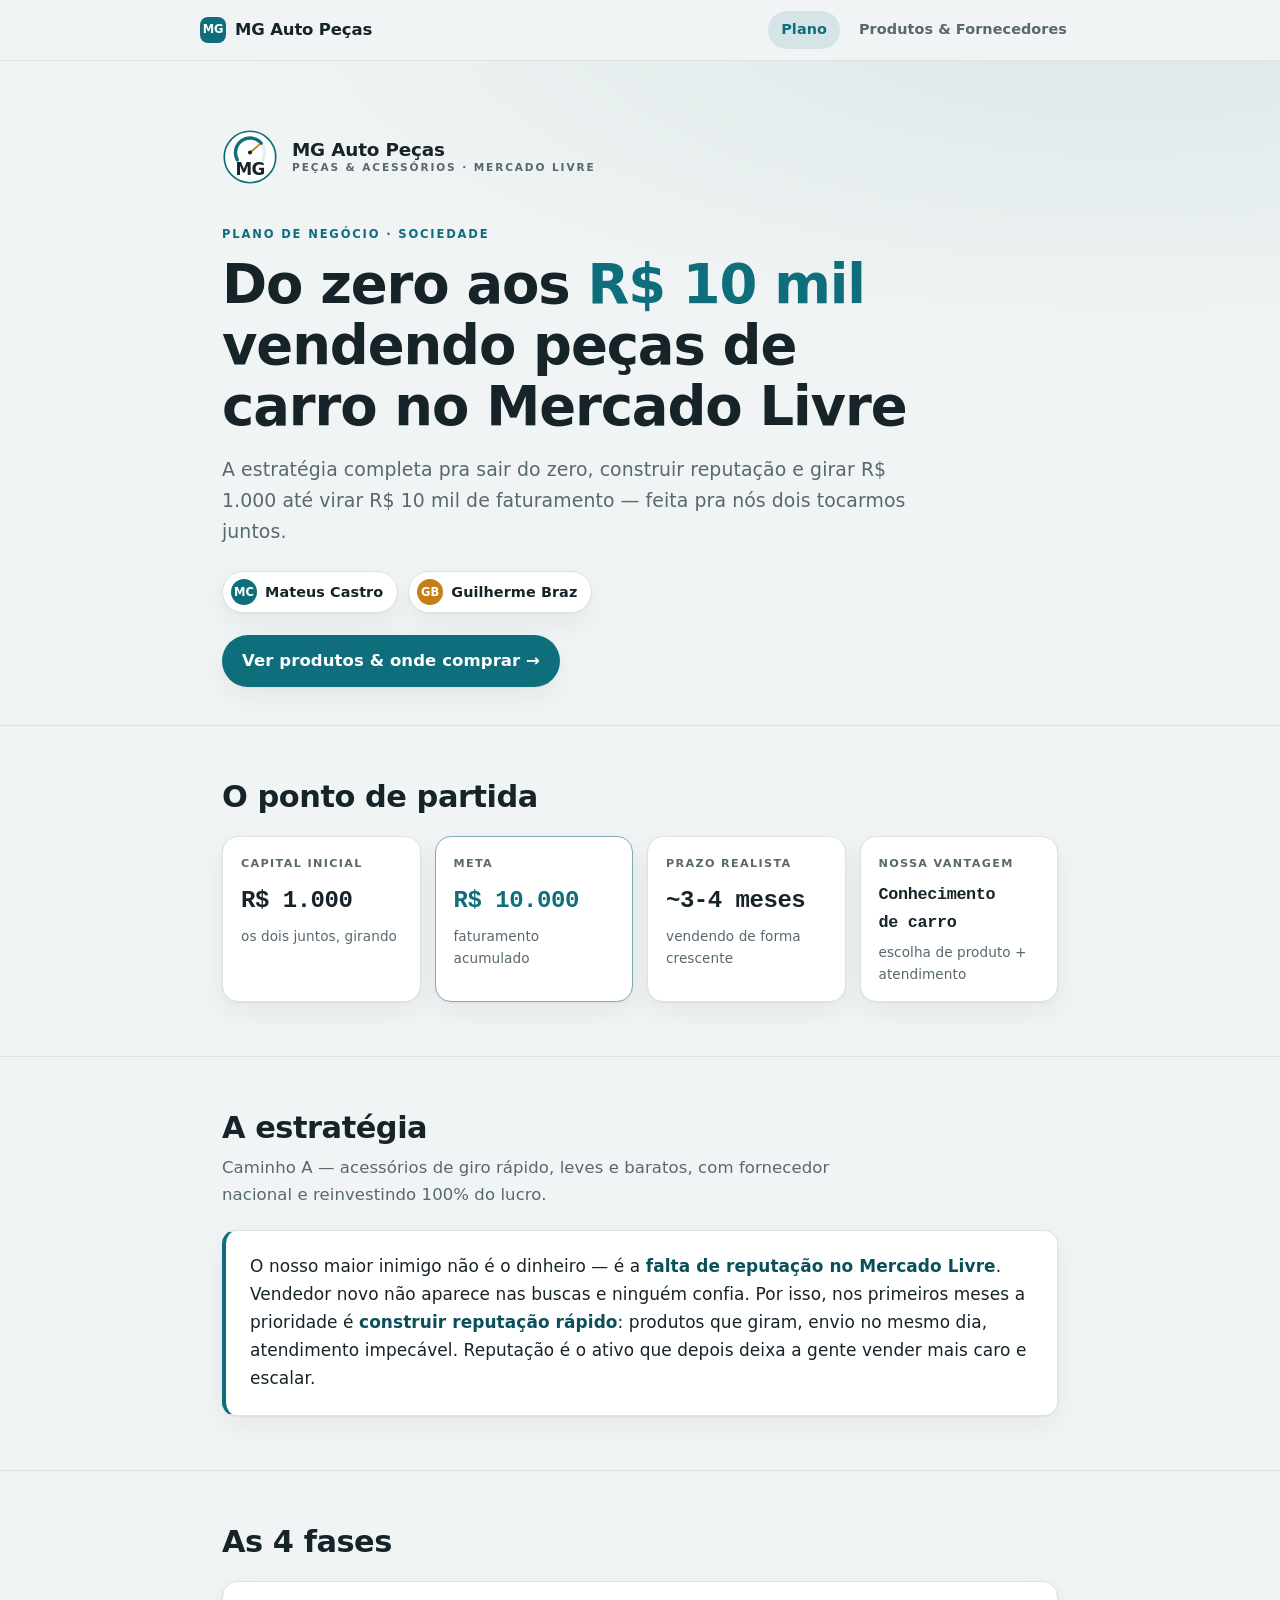
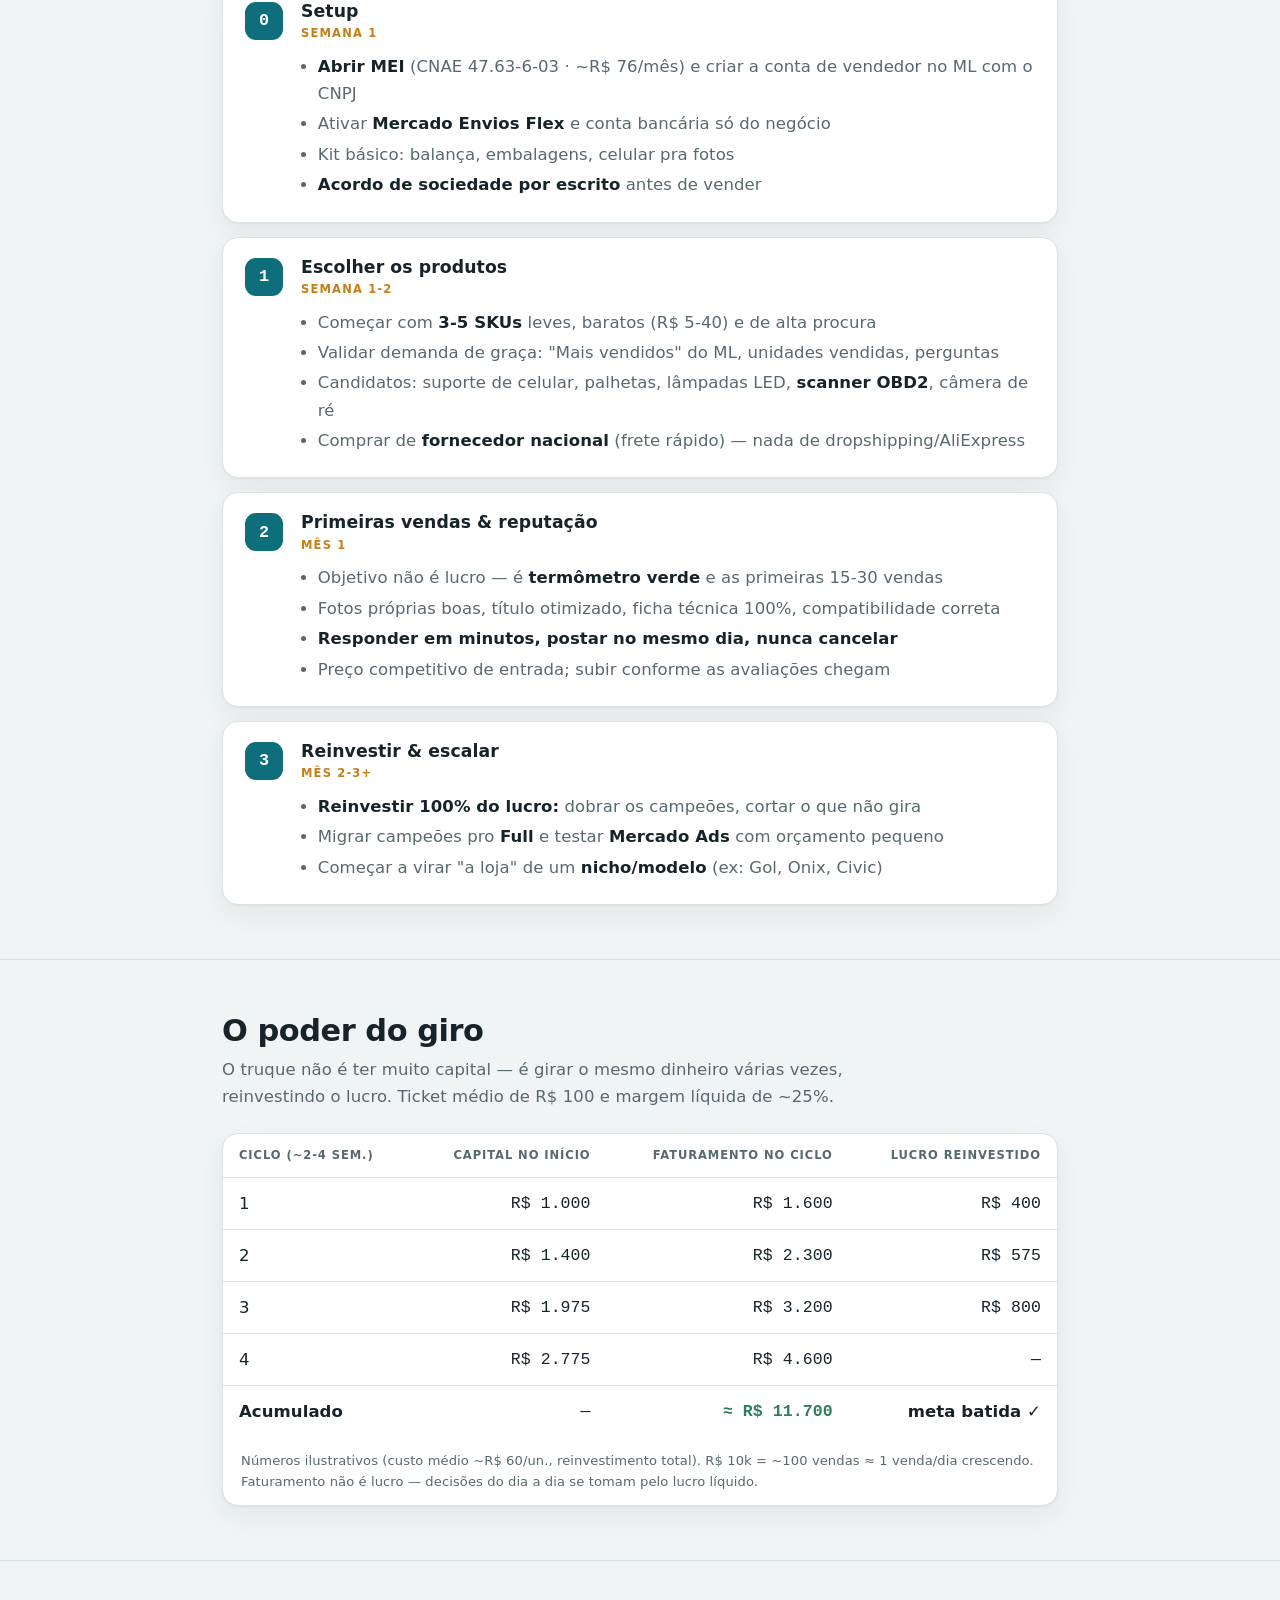
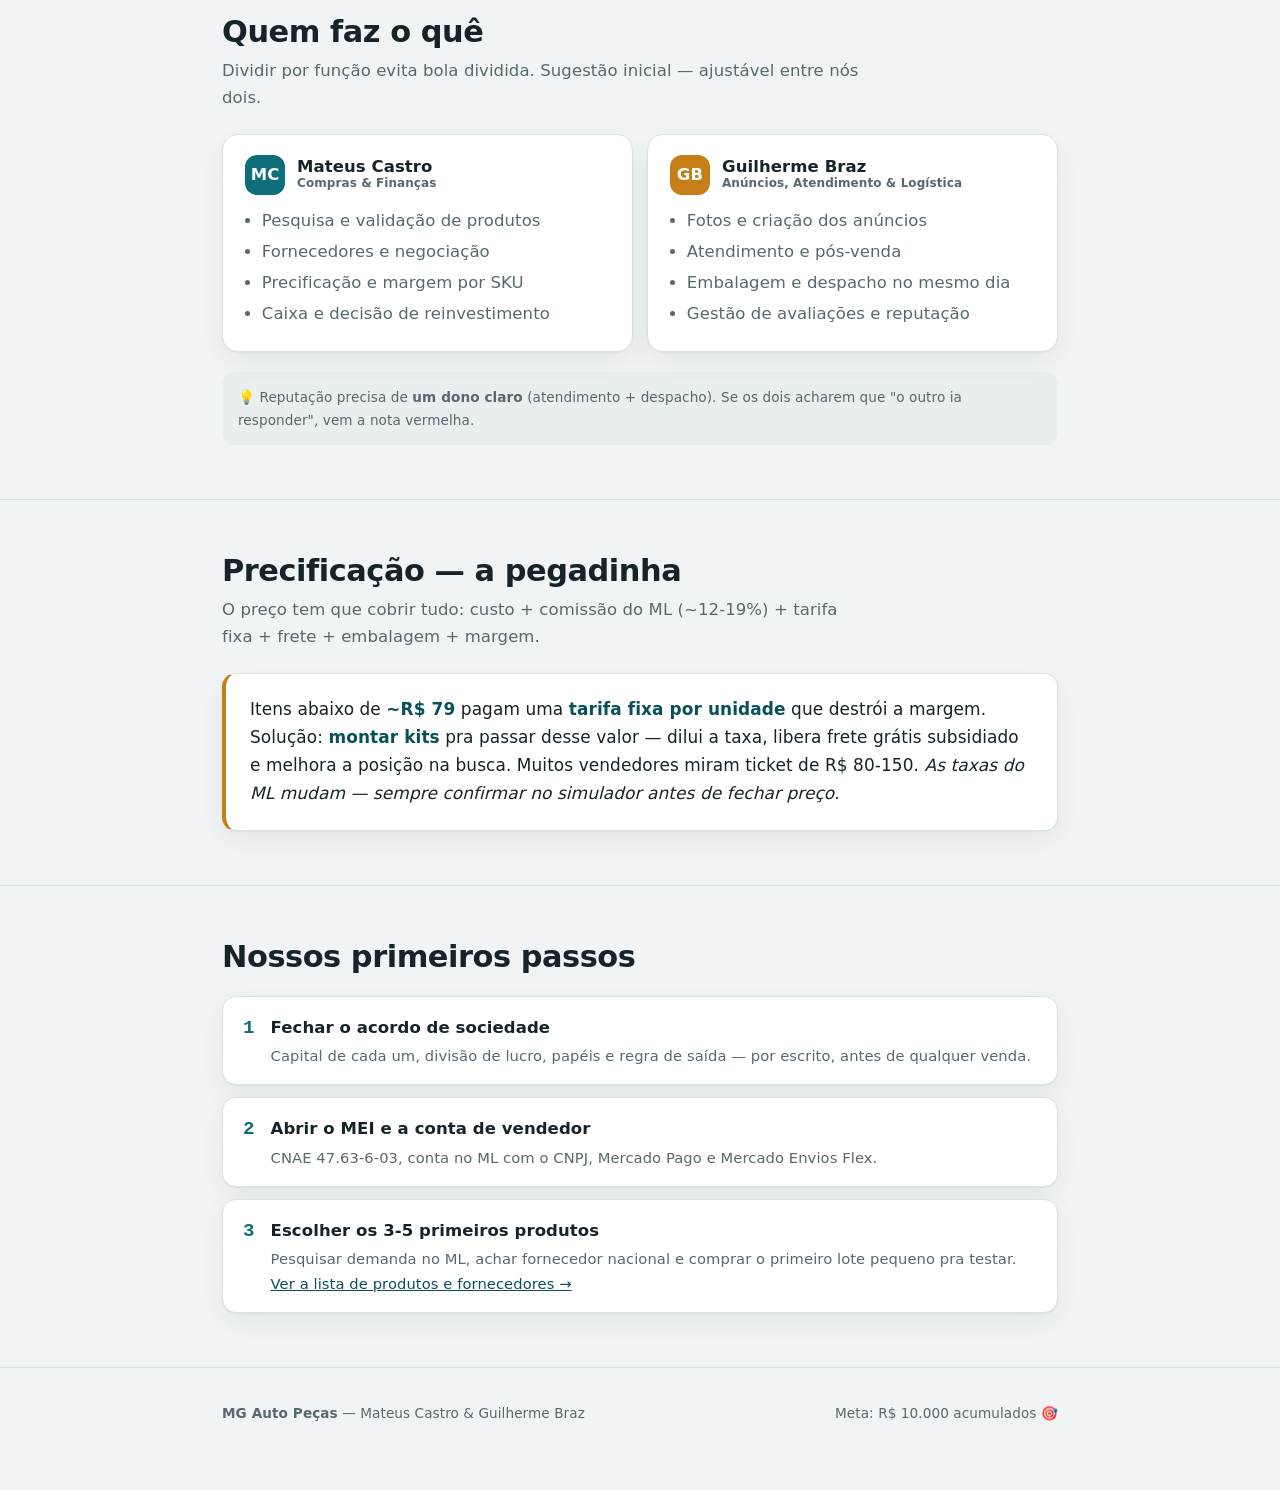
<file: index.html>
<!doctype html>
<html lang="pt-BR">
<head>
<meta charset="utf-8">
<meta name="viewport" content="width=device-width, initial-scale=1">
<title>MG Auto Peças — Plano 0 a 10k</title>
<link rel="stylesheet" href="assets/styles.css">
</head>
<body>
<nav class="topnav">
  <div class="wrap navrow">
    <a class="navbrand" href="index.html"><span class="dot">MG</span> MG Auto Peças</a>
    <div class="navlinks">
      <a href="index.html" class="active">Plano</a>
      <a href="produtos.html">Produtos &amp; Fornecedores</a>
    </div>
  </div>
</nav>

<header class="hero">
  <div class="wrap">
    <div class="brand reveal">
      <svg class="emblem" viewBox="0 0 100 100" aria-label="Logo MG Auto Peças">
        <circle cx="50" cy="50" r="46" fill="var(--surface)" stroke="var(--accent)" stroke-width="3"/>
        <path d="M27.5 55 A26 26 0 1 1 72.5 55" fill="none" stroke="var(--surface-2)" stroke-width="6" stroke-linecap="round"/>
        <path class="prog" d="M27.5 55 A26 26 0 0 1 69.9 25.3" fill="none" stroke="var(--accent)" stroke-width="6" stroke-linecap="round"/>
        <line x1="50" y1="42" x2="66.9" y2="27.9" stroke="var(--amber)" stroke-width="3.4" stroke-linecap="round"/>
        <circle cx="50" cy="42" r="3.6" fill="var(--ink)"/>
        <text x="50" y="82" text-anchor="middle" font-family="var(--font-sans)" font-size="30" font-weight="800" letter-spacing="-1.5" fill="var(--ink)">MG</text>
      </svg>
      <div class="name">MG Auto Peças<small>Peças &amp; Acessórios · Mercado Livre</small></div>
    </div>
    <p class="eyebrow reveal d1">Plano de negócio · Sociedade</p>
    <h1 class="reveal d1">Do zero aos <span class="hl">R$&nbsp;10&nbsp;mil</span> vendendo peças de carro no Mercado Livre</h1>
    <p class="lede reveal d2">A estratégia completa pra sair do zero, construir reputação e girar R$ 1.000 até virar R$ 10 mil de faturamento — feita pra nós dois tocarmos juntos.</p>
    <div class="founders reveal d3">
      <span class="chip"><span class="av">MC</span> Mateus Castro</span>
      <span class="chip"><span class="av b">GB</span> Guilherme Braz</span>
    </div>
    <div class="cta reveal d3"><a class="btn" href="produtos.html">Ver produtos &amp; onde comprar →</a></div>
  </div>
</header>

<section>
  <div class="wrap">
    <div class="sec-head"><h2>O ponto de partida</h2></div>
    <div class="stats">
      <div class="stat"><div class="k">Capital inicial</div><div class="v">R$ 1.000</div><div class="d">os dois juntos, girando</div></div>
      <div class="stat accent"><div class="k">Meta</div><div class="v">R$ 10.000</div><div class="d">faturamento acumulado</div></div>
      <div class="stat"><div class="k">Prazo realista</div><div class="v">~3-4 meses</div><div class="d">vendendo de forma crescente</div></div>
      <div class="stat"><div class="k">Nossa vantagem</div><div class="v" style="font-size:1.05rem">Conhecimento<br>de carro</div><div class="d">escolha de produto + atendimento</div></div>
    </div>
  </div>
</section>

<section>
  <div class="wrap">
    <div class="sec-head">
      <h2>A estratégia</h2>
      <p>Caminho A — acessórios de giro rápido, leves e baratos, com fornecedor nacional e reinvestindo 100% do lucro.</p>
    </div>
    <div class="callout">
      <p>O nosso maior inimigo não é o dinheiro — é a <strong>falta de reputação no Mercado Livre</strong>. Vendedor novo não aparece nas buscas e ninguém confia. Por isso, nos primeiros meses a prioridade é <strong>construir reputação rápido</strong>: produtos que giram, envio no mesmo dia, atendimento impecável. Reputação é o ativo que depois deixa a gente vender mais caro e escalar.</p>
    </div>
  </div>
</section>

<section>
  <div class="wrap">
    <div class="sec-head"><h2>As 4 fases</h2></div>
    <div class="phases">
      <div class="phase">
        <div class="num">0</div>
        <div>
          <h3>Setup</h3><div class="when">Semana 1</div>
          <ul>
            <li><b>Abrir MEI</b> (CNAE 47.63-6-03 · ~R$ 76/mês) e criar a conta de vendedor no ML com o CNPJ</li>
            <li>Ativar <b>Mercado Envios Flex</b> e conta bancária só do negócio</li>
            <li>Kit básico: balança, embalagens, celular pra fotos</li>
            <li><b>Acordo de sociedade por escrito</b> antes de vender</li>
          </ul>
        </div>
      </div>
      <div class="phase">
        <div class="num">1</div>
        <div>
          <h3>Escolher os produtos</h3><div class="when">Semana 1-2</div>
          <ul>
            <li>Começar com <b>3-5 SKUs</b> leves, baratos (R$ 5-40) e de alta procura</li>
            <li>Validar demanda de graça: "Mais vendidos" do ML, unidades vendidas, perguntas</li>
            <li>Candidatos: suporte de celular, palhetas, lâmpadas LED, <b>scanner OBD2</b>, câmera de ré</li>
            <li>Comprar de <b>fornecedor nacional</b> (frete rápido) — nada de dropshipping/AliExpress</li>
          </ul>
        </div>
      </div>
      <div class="phase">
        <div class="num">2</div>
        <div>
          <h3>Primeiras vendas &amp; reputação</h3><div class="when">Mês 1</div>
          <ul>
            <li>Objetivo não é lucro — é <b>termômetro verde</b> e as primeiras 15-30 vendas</li>
            <li>Fotos próprias boas, título otimizado, ficha técnica 100%, compatibilidade correta</li>
            <li><b>Responder em minutos, postar no mesmo dia, nunca cancelar</b></li>
            <li>Preço competitivo de entrada; subir conforme as avaliações chegam</li>
          </ul>
        </div>
      </div>
      <div class="phase">
        <div class="num">3</div>
        <div>
          <h3>Reinvestir &amp; escalar</h3><div class="when">Mês 2-3+</div>
          <ul>
            <li><b>Reinvestir 100% do lucro:</b> dobrar os campeões, cortar o que não gira</li>
            <li>Migrar campeões pro <b>Full</b> e testar <b>Mercado Ads</b> com orçamento pequeno</li>
            <li>Começar a virar "a loja" de um <b>nicho/modelo</b> (ex: Gol, Onix, Civic)</li>
          </ul>
        </div>
      </div>
    </div>
  </div>
</section>

<section>
  <div class="wrap">
    <div class="sec-head">
      <h2>O poder do giro</h2>
      <p>O truque não é ter muito capital — é girar o mesmo dinheiro várias vezes, reinvestindo o lucro. Ticket médio de R$ 100 e margem líquida de ~25%.</p>
    </div>
    <div class="tablecard">
      <table>
        <thead>
          <tr><th>Ciclo (~2-4 sem.)</th><th>Capital no início</th><th>Faturamento no ciclo</th><th>Lucro reinvestido</th></tr>
        </thead>
        <tbody>
          <tr><td>1</td><td class="mono">R$ 1.000</td><td class="mono">R$ 1.600</td><td class="mono">R$ 400</td></tr>
          <tr><td>2</td><td class="mono">R$ 1.400</td><td class="mono">R$ 2.300</td><td class="mono">R$ 575</td></tr>
          <tr><td>3</td><td class="mono">R$ 1.975</td><td class="mono">R$ 3.200</td><td class="mono">R$ 800</td></tr>
          <tr><td>4</td><td class="mono">R$ 2.775</td><td class="mono">R$ 4.600</td><td class="mono">—</td></tr>
          <tr><td><b>Acumulado</b></td><td class="mono">—</td><td class="mono total"><b>≈ R$ 11.700</b></td><td><b>meta batida ✓</b></td></tr>
        </tbody>
        <caption>Números ilustrativos (custo médio ~R$ 60/un., reinvestimento total). R$ 10k = ~100 vendas ≈ 1 venda/dia crescendo. Faturamento não é lucro — decisões do dia a dia se tomam pelo lucro líquido.</caption>
      </table>
    </div>
  </div>
</section>

<section>
  <div class="wrap">
    <div class="sec-head">
      <h2>Quem faz o quê</h2>
      <p>Dividir por função evita bola dividida. Sugestão inicial — ajustável entre nós dois.</p>
    </div>
    <div class="roles">
      <div class="role">
        <div class="top"><span class="av">MC</span><span class="who">Mateus Castro<small>Compras &amp; Finanças</small></span></div>
        <ul>
          <li>Pesquisa e validação de produtos</li>
          <li>Fornecedores e negociação</li>
          <li>Precificação e margem por SKU</li>
          <li>Caixa e decisão de reinvestimento</li>
        </ul>
      </div>
      <div class="role">
        <div class="top"><span class="av b">GB</span><span class="who">Guilherme Braz<small>Anúncios, Atendimento &amp; Logística</small></span></div>
        <ul>
          <li>Fotos e criação dos anúncios</li>
          <li>Atendimento e pós-venda</li>
          <li>Embalagem e despacho no mesmo dia</li>
          <li>Gestão de avaliações e reputação</li>
        </ul>
      </div>
    </div>
    <div class="note">💡 Reputação precisa de <b>um dono claro</b> (atendimento + despacho). Se os dois acharem que "o outro ia responder", vem a nota vermelha.</div>
  </div>
</section>

<section>
  <div class="wrap">
    <div class="sec-head">
      <h2>Precificação — a pegadinha</h2>
      <p>O preço tem que cobrir tudo: custo + comissão do ML (~12-19%) + tarifa fixa + frete + embalagem + margem.</p>
    </div>
    <div class="callout warn">
      <p>Itens abaixo de <strong>~R$ 79</strong> pagam uma <strong>tarifa fixa por unidade</strong> que destrói a margem. Solução: <strong>montar kits</strong> pra passar desse valor — dilui a taxa, libera frete grátis subsidiado e melhora a posição na busca. Muitos vendedores miram ticket de R$ 80-150. <em>As taxas do ML mudam — sempre confirmar no simulador antes de fechar preço.</em></p>
    </div>
  </div>
</section>

<section>
  <div class="wrap">
    <div class="sec-head"><h2>Nossos primeiros passos</h2></div>
    <div class="steps">
      <div class="step"><div><b>Fechar o acordo de sociedade</b><p>Capital de cada um, divisão de lucro, papéis e regra de saída — por escrito, antes de qualquer venda.</p></div></div>
      <div class="step"><div><b>Abrir o MEI e a conta de vendedor</b><p>CNAE 47.63-6-03, conta no ML com o CNPJ, Mercado Pago e Mercado Envios Flex.</p></div></div>
      <div class="step"><div><b>Escolher os 3-5 primeiros produtos</b><p>Pesquisar demanda no ML, achar fornecedor nacional e comprar o primeiro lote pequeno pra testar. <a href="produtos.html">Ver a lista de produtos e fornecedores →</a></p></div></div>
    </div>
  </div>
</section>

<footer>
  <div class="wrap fr">
    <span><strong>MG Auto Peças</strong> — Mateus Castro &amp; Guilherme Braz</span>
    <span>Meta: R$ 10.000 acumulados 🎯</span>
  </div>
</footer>
</body>
</html>
</file>
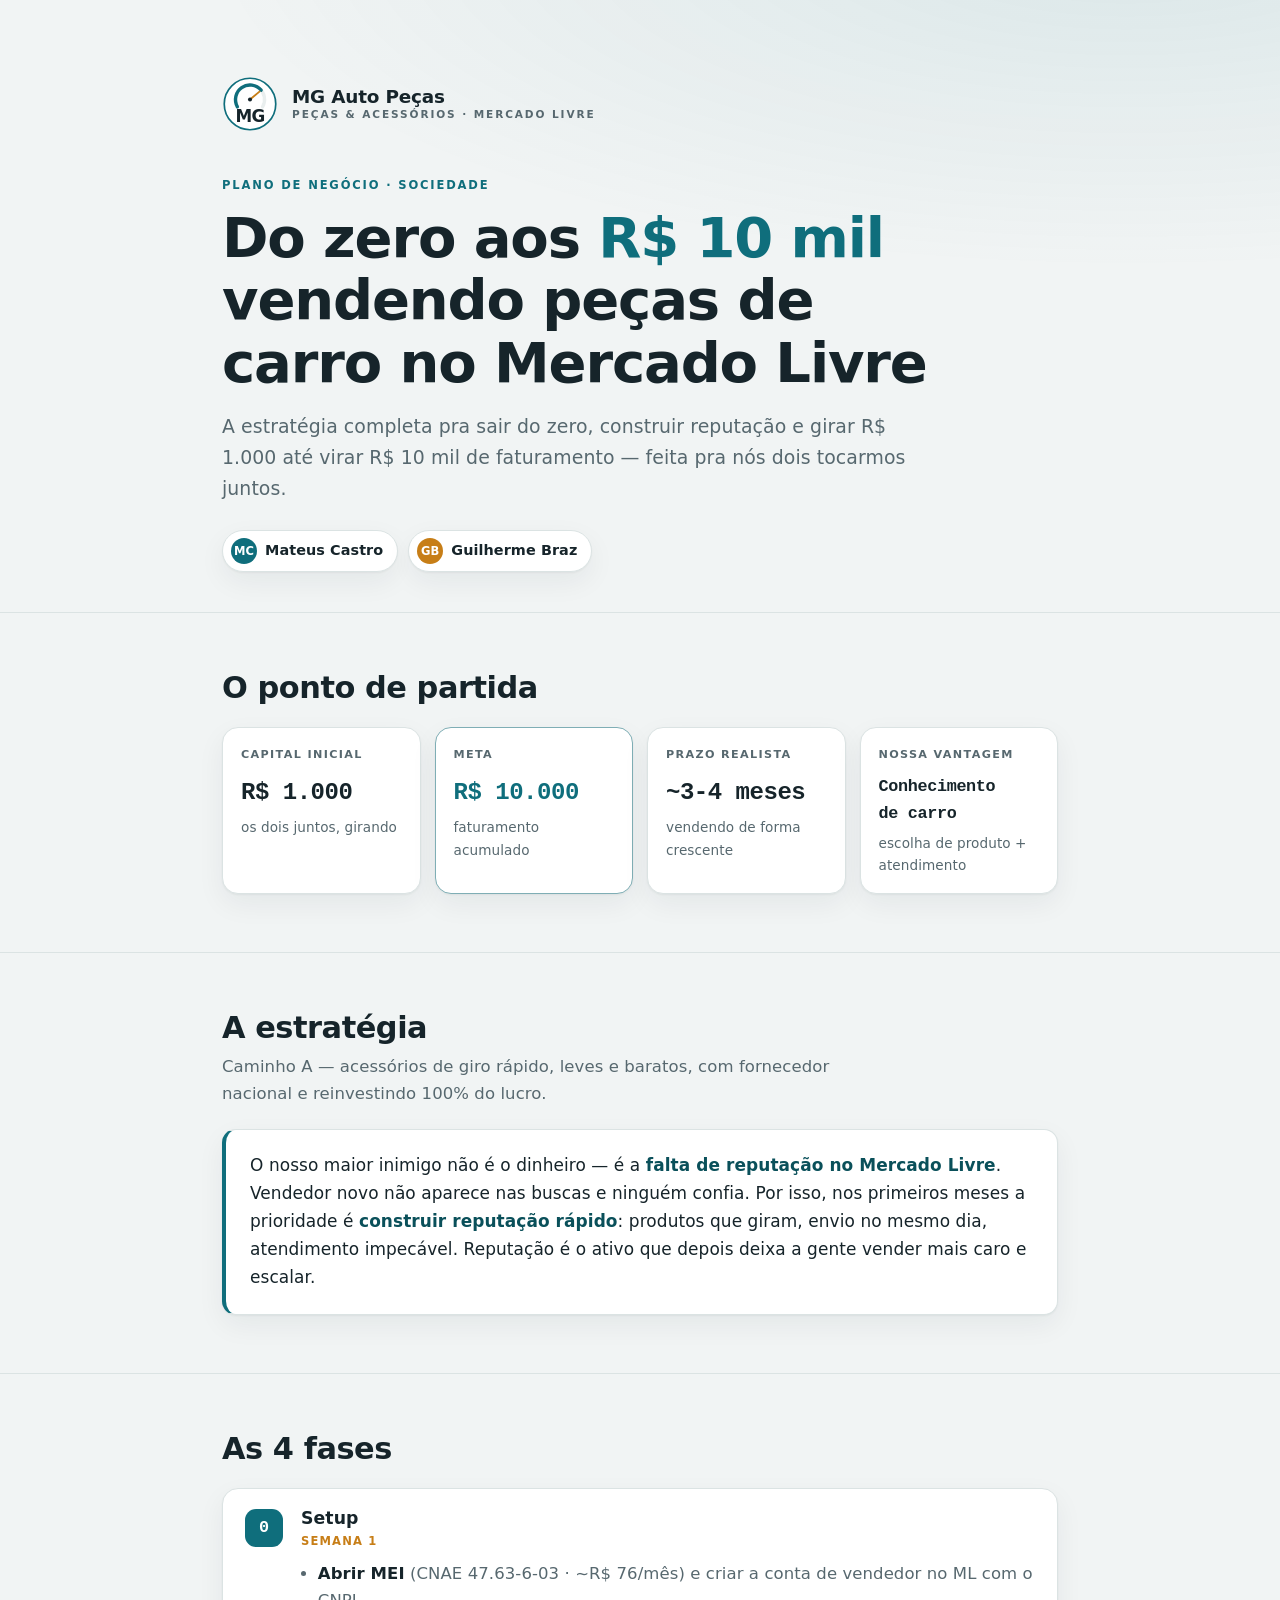
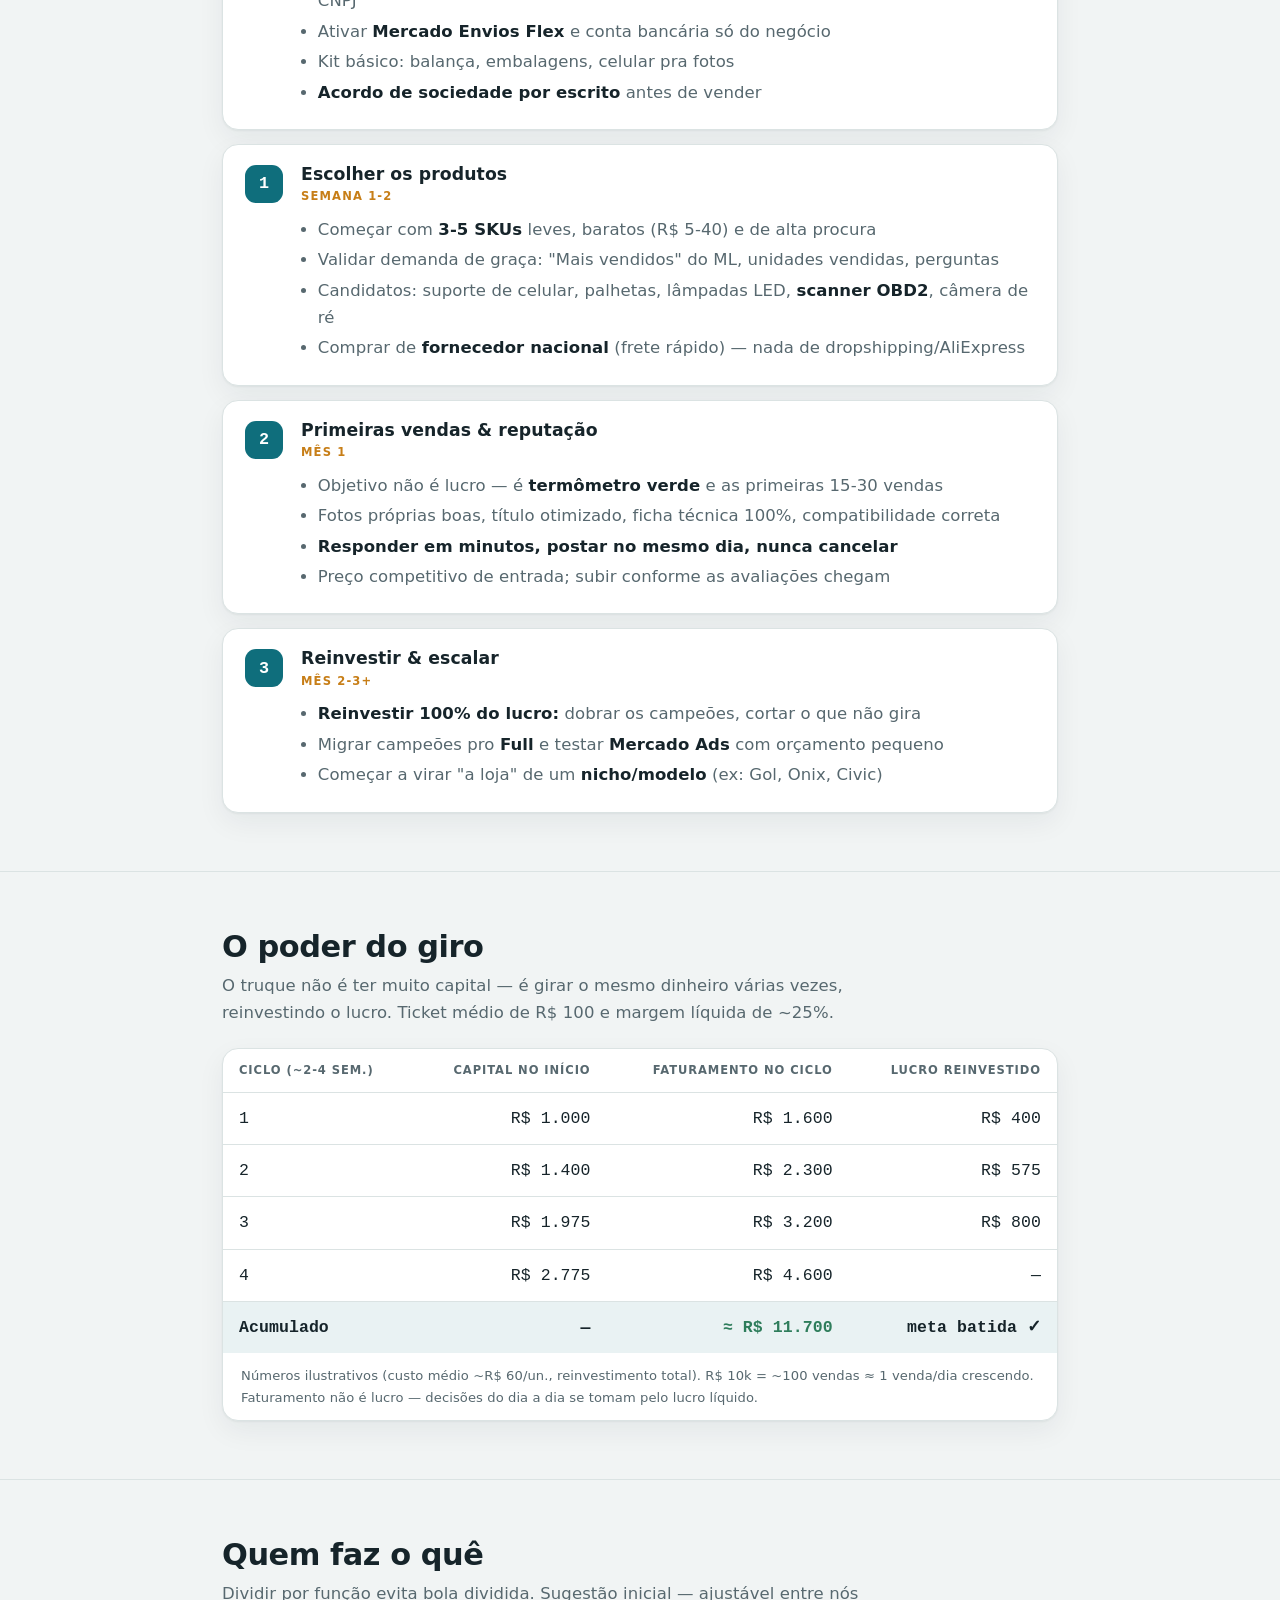
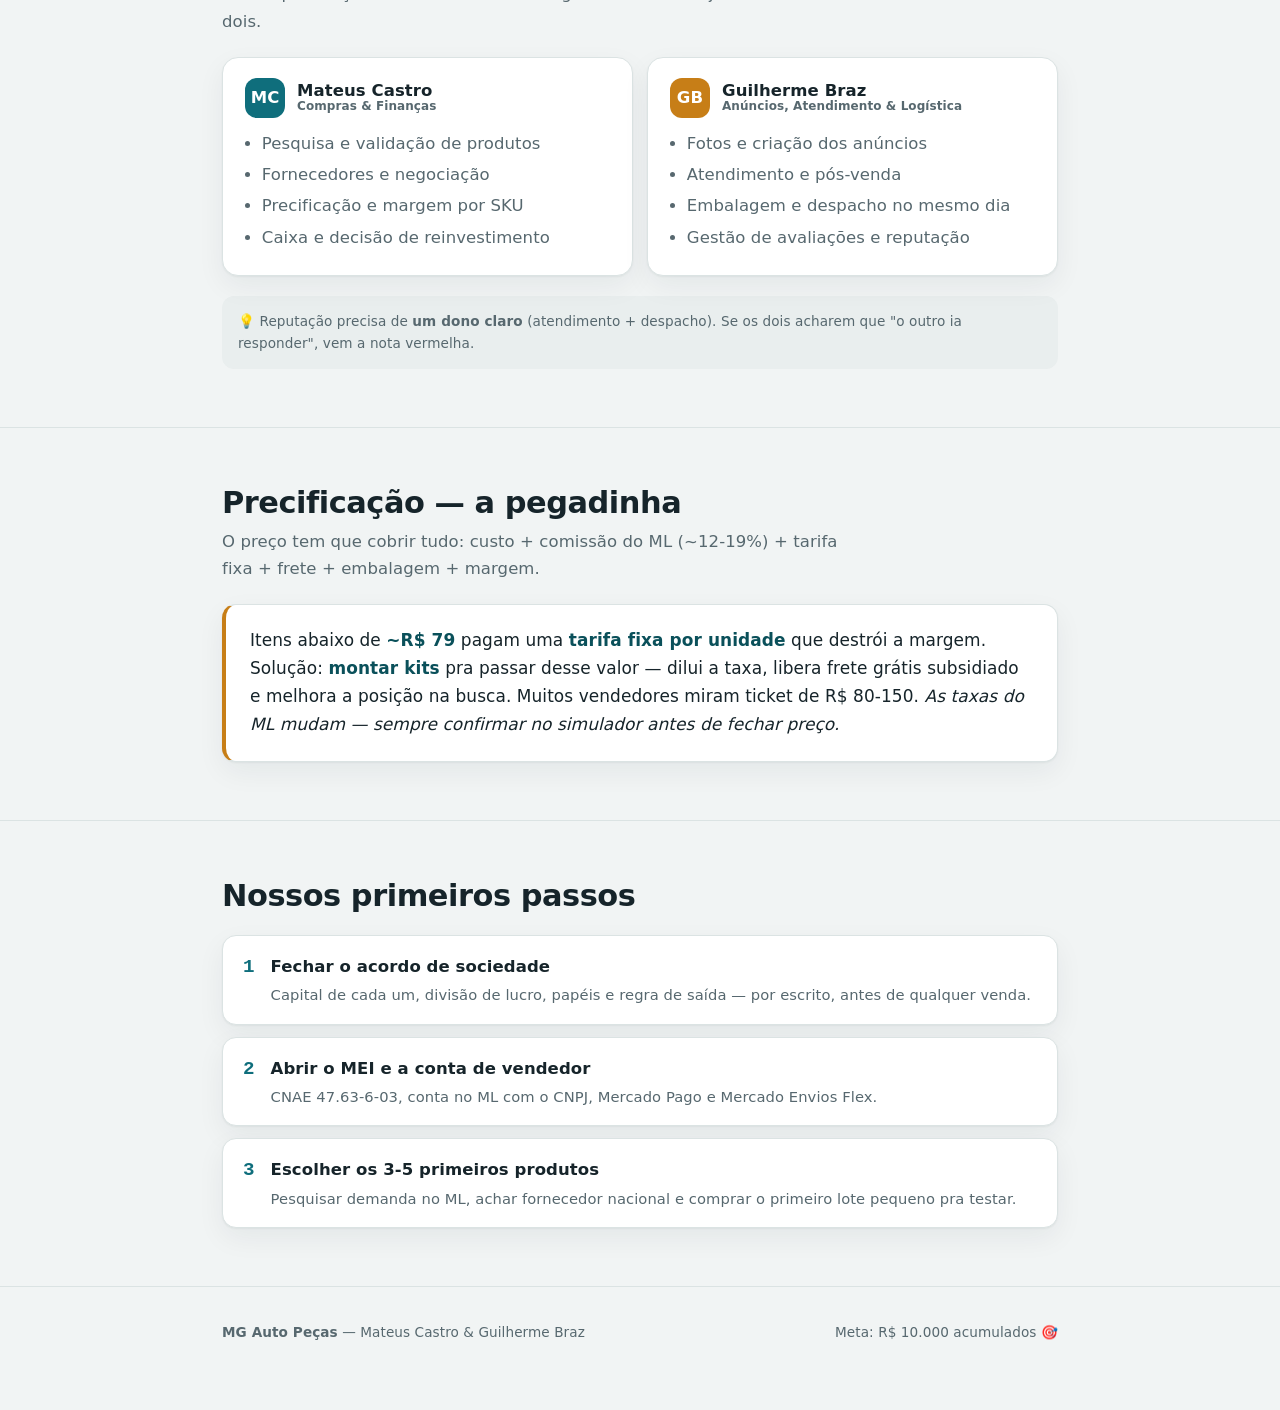
<file: plano.html>
<!doctype html>
<html lang="pt-BR">
<head>
<meta charset="utf-8">
<meta name="viewport" content="width=device-width, initial-scale=1">
<title>MG Auto Peças — Plano 0 a 10k</title>
<style>
:root{
  --ground:#F1F4F4; --surface:#FFFFFF; --surface-2:#E9EEEE;
  --ink:#16242A; --muted:#57686F; --line:#DBE3E3;
  --accent:#0F6E7C; --accent-strong:#0A505A; --amber:#C77E17; --good:#2E7D5B;
  --shadow:0 1px 2px rgba(20,40,45,.05), 0 10px 28px rgba(20,40,45,.06);
  --radius:16px; --maxw:880px;
  --font-sans:system-ui,-apple-system,"Segoe UI",Roboto,"Helvetica Neue",Arial,sans-serif;
  --font-mono:ui-monospace,"SF Mono","SFMono-Regular",Menlo,Consolas,monospace;
  color-scheme:light dark;
}
@media (prefers-color-scheme:dark){
  :root{
    --ground:#0E1619; --surface:#152329; --surface-2:#1C2E35;
    --ink:#E9F1F1; --muted:#93A6AD; --line:#26383F;
    --accent:#3FB0BF; --accent-strong:#5AC4D2; --amber:#E7A93E; --good:#4FB98A;
    --shadow:0 1px 2px rgba(0,0,0,.3), 0 12px 34px rgba(0,0,0,.4);
  }
}
:root[data-theme="light"]{
  --ground:#F1F4F4; --surface:#FFFFFF; --surface-2:#E9EEEE;
  --ink:#16242A; --muted:#57686F; --line:#DBE3E3;
  --accent:#0F6E7C; --accent-strong:#0A505A; --amber:#C77E17; --good:#2E7D5B;
  --shadow:0 1px 2px rgba(20,40,45,.05), 0 10px 28px rgba(20,40,45,.06);
}
:root[data-theme="dark"]{
  --ground:#0E1619; --surface:#152329; --surface-2:#1C2E35;
  --ink:#E9F1F1; --muted:#93A6AD; --line:#26383F;
  --accent:#3FB0BF; --accent-strong:#5AC4D2; --amber:#E7A93E; --good:#4FB98A;
  --shadow:0 1px 2px rgba(0,0,0,.3), 0 12px 34px rgba(0,0,0,.4);
}
*{box-sizing:border-box}
html{-webkit-text-size-adjust:100%}
body{
  margin:0; background:var(--ground); color:var(--ink);
  font-family:var(--font-sans); line-height:1.65;
  font-size:clamp(15px,1.4vw,16.5px); letter-spacing:.005em;
}
.wrap{max-width:var(--maxw); margin:0 auto; padding:0 22px}
.eyebrow{
  font-size:.72rem; font-weight:700; letter-spacing:.16em; text-transform:uppercase;
  color:var(--accent);
}
h1,h2,h3{text-wrap:balance; line-height:1.12; margin:0}
a{color:var(--accent-strong)}
.mono{font-family:var(--font-mono); font-variant-numeric:tabular-nums}

/* ---- hero ---- */
header.hero{
  padding:clamp(40px,7vw,76px) 0 clamp(28px,4vw,40px);
  border-bottom:1px solid var(--line);
  background:
    radial-gradient(120% 90% at 88% -10%, color-mix(in srgb,var(--accent) 10%, transparent), transparent 60%),
    var(--ground);
}
.brand{display:flex; align-items:center; gap:14px; margin-bottom:clamp(26px,5vw,44px)}
.emblem{width:56px; height:56px; flex:0 0 auto}
.brand .name{font-weight:800; font-size:1.15rem; letter-spacing:-.01em; line-height:1.1}
.brand .name small{display:block; font-weight:600; font-size:.66rem; letter-spacing:.18em;
  color:var(--muted); text-transform:uppercase; margin-top:2px}
h1{font-size:clamp(2.1rem,6.5vw,3.5rem); font-weight:820; letter-spacing:-.02em; margin:.5rem 0 0}
h1 .hl{color:var(--accent)}
.lede{color:var(--muted); font-size:clamp(1rem,2.2vw,1.18rem); max-width:60ch; margin:1rem 0 0}
.founders{display:flex; flex-wrap:wrap; gap:10px; margin-top:26px}
.chip{
  display:inline-flex; align-items:center; gap:8px; background:var(--surface);
  border:1px solid var(--line); border-radius:999px; padding:7px 14px 7px 8px;
  font-size:.9rem; font-weight:600; box-shadow:var(--shadow)
}
.chip .av{width:26px;height:26px;border-radius:50%;display:grid;place-items:center;
  font-size:.72rem;font-weight:800;color:#fff;background:var(--accent)}
.chip .av.b{background:var(--amber)}

/* ---- sections ---- */
section{padding:clamp(34px,5.5vw,58px) 0; border-bottom:1px solid var(--line)}
.sec-head{margin-bottom:22px}
.sec-head h2{font-size:clamp(1.35rem,3.4vw,1.9rem); font-weight:800; letter-spacing:-.015em}
.sec-head p{color:var(--muted); margin:.5rem 0 0; max-width:62ch}

/* ---- snapshot stats ---- */
.stats{display:grid; grid-template-columns:repeat(auto-fit,minmax(155px,1fr)); gap:14px}
.stat{background:var(--surface); border:1px solid var(--line); border-radius:var(--radius);
  padding:18px 18px 16px; box-shadow:var(--shadow)}
.stat .k{font-size:.7rem; font-weight:700; letter-spacing:.12em; text-transform:uppercase; color:var(--muted)}
.stat .v{font-family:var(--font-mono); font-size:1.5rem; font-weight:700; margin-top:8px; letter-spacing:-.02em}
.stat .d{font-size:.85rem; color:var(--muted); margin-top:4px}
.stat.accent{border-color:color-mix(in srgb,var(--accent) 45%,var(--line))}
.stat.accent .v{color:var(--accent)}

/* ---- callout ---- */
.callout{background:var(--surface); border:1px solid var(--line);
  border-left:4px solid var(--accent); border-radius:14px; padding:22px 24px; box-shadow:var(--shadow)}
.callout p{margin:0; font-size:1.06rem}
.callout strong{color:var(--accent-strong)}

/* ---- phases ---- */
.phases{display:grid; gap:14px}
.phase{display:grid; grid-template-columns:auto 1fr; gap:18px; align-items:start;
  background:var(--surface); border:1px solid var(--line); border-radius:var(--radius);
  padding:20px 22px; box-shadow:var(--shadow)}
.phase .num{font-family:var(--font-mono); font-size:1.05rem; font-weight:700; color:#fff;
  background:var(--accent); width:38px; height:38px; border-radius:11px; display:grid; place-items:center}
.phase h3{font-size:1.08rem; font-weight:800}
.phase .when{font-size:.72rem; font-weight:700; letter-spacing:.1em; text-transform:uppercase;
  color:var(--amber); margin-top:3px}
.phase ul{margin:.6rem 0 0; padding-left:1.05rem; color:var(--muted)}
.phase li{margin:.2rem 0}
.phase li b{color:var(--ink); font-weight:650}

/* ---- roles ---- */
.roles{display:grid; grid-template-columns:1fr 1fr; gap:14px}
.role{background:var(--surface); border:1px solid var(--line); border-radius:var(--radius);
  padding:20px 22px; box-shadow:var(--shadow)}
.role .top{display:flex; align-items:center; gap:12px; margin-bottom:12px}
.role .av{width:40px;height:40px;border-radius:12px;display:grid;place-items:center;
  font-weight:800;color:#fff;background:var(--accent)}
.role .av.b{background:var(--amber)}
.role .who{font-weight:800; line-height:1.15}
.role .who small{display:block;font-weight:600;font-size:.75rem;color:var(--muted)}
.role ul{margin:0;padding-left:1.05rem;color:var(--muted)}
.role li{margin:.25rem 0}

/* ---- table ---- */
.tablecard{background:var(--surface); border:1px solid var(--line); border-radius:var(--radius);
  box-shadow:var(--shadow); overflow-x:auto}
table{border-collapse:collapse; width:100%; min-width:520px}
caption{caption-side:bottom; text-align:left; color:var(--muted); font-size:.82rem; padding:12px 18px}
th,td{padding:12px 16px; text-align:right; border-bottom:1px solid var(--line); font-variant-numeric:tabular-nums}
th:first-child,td:first-child{text-align:left}
thead th{font-size:.72rem; letter-spacing:.08em; text-transform:uppercase; color:var(--muted); font-weight:700}
tbody td{font-family:var(--font-mono)}
tbody tr:last-child td{border-bottom:none; font-weight:700}
tbody tr:last-child{background:color-mix(in srgb,var(--accent) 9%, transparent)}
.total{color:var(--good)}

/* ---- steps ---- */
.steps{display:grid; gap:12px; counter-reset:s}
.step{counter-increment:s; display:grid; grid-template-columns:auto 1fr; gap:16px; align-items:baseline;
  background:var(--surface); border:1px solid var(--line); border-radius:14px; padding:16px 20px; box-shadow:var(--shadow)}
.step::before{content:counter(s); font-family:var(--font-mono); font-weight:700; color:var(--accent);
  font-size:1.2rem}
.step b{font-weight:700}
.step p{margin:.2rem 0 0; color:var(--muted); font-size:.92rem}

.note{font-size:.85rem; color:var(--muted); margin-top:20px; padding:14px 16px;
  background:var(--surface-2); border-radius:12px}

footer{padding:34px 0 60px; color:var(--muted); font-size:.85rem}
footer .fr{display:flex; flex-wrap:wrap; gap:6px 16px; align-items:center; justify-content:space-between}

@media (max-width:560px){
  .roles{grid-template-columns:1fr}
  .phase{grid-template-columns:1fr}
  .phase .num{margin-bottom:-6px}
}

/* motion */
.emblem .prog{stroke-dasharray:78; stroke-dashoffset:78; animation:draw 1.3s .25s cubic-bezier(.2,.7,.2,1) forwards}
.reveal{opacity:0; transform:translateY(12px); animation:rise .7s ease forwards}
.reveal.d1{animation-delay:.05s}.reveal.d2{animation-delay:.12s}.reveal.d3{animation-delay:.19s}
@keyframes draw{to{stroke-dashoffset:0}}
@keyframes rise{to{opacity:1; transform:none}}
@media (prefers-reduced-motion:reduce){
  .emblem .prog{animation:none; stroke-dashoffset:0}
  .reveal{animation:none; opacity:1; transform:none}
}
</style>
</head>
<body>
<header class="hero">
  <div class="wrap">
    <div class="brand reveal">
      <svg class="emblem" viewBox="0 0 100 100" aria-label="Logo MG Auto Peças">
        <circle cx="50" cy="50" r="46" fill="var(--surface)" stroke="var(--accent)" stroke-width="3"/>
        <path d="M27.5 55 A26 26 0 1 1 72.5 55" fill="none" stroke="var(--surface-2)" stroke-width="6" stroke-linecap="round"/>
        <path class="prog" d="M27.5 55 A26 26 0 0 1 69.9 25.3" fill="none" stroke="var(--accent)" stroke-width="6" stroke-linecap="round"/>
        <line x1="50" y1="42" x2="66.9" y2="27.9" stroke="var(--amber)" stroke-width="3.4" stroke-linecap="round"/>
        <circle cx="50" cy="42" r="3.6" fill="var(--ink)"/>
        <text x="50" y="82" text-anchor="middle" font-family="var(--font-sans)" font-size="30" font-weight="800" letter-spacing="-1.5" fill="var(--ink)">MG</text>
      </svg>
      <div class="name">MG Auto Peças<small>Peças &amp; Acessórios · Mercado Livre</small></div>
    </div>
    <p class="eyebrow reveal d1">Plano de negócio · Sociedade</p>
    <h1 class="reveal d1">Do zero aos <span class="hl">R$&nbsp;10&nbsp;mil</span> vendendo peças de carro no Mercado Livre</h1>
    <p class="lede reveal d2">A estratégia completa pra sair do zero, construir reputação e girar R$ 1.000 até virar R$ 10 mil de faturamento — feita pra nós dois tocarmos juntos.</p>
    <div class="founders reveal d3">
      <span class="chip"><span class="av">MC</span> Mateus Castro</span>
      <span class="chip"><span class="av b">GB</span> Guilherme Braz</span>
    </div>
  </div>
</header>

<section>
  <div class="wrap">
    <div class="sec-head"><h2>O ponto de partida</h2></div>
    <div class="stats">
      <div class="stat"><div class="k">Capital inicial</div><div class="v">R$ 1.000</div><div class="d">os dois juntos, girando</div></div>
      <div class="stat accent"><div class="k">Meta</div><div class="v">R$ 10.000</div><div class="d">faturamento acumulado</div></div>
      <div class="stat"><div class="k">Prazo realista</div><div class="v">~3-4 meses</div><div class="d">vendendo de forma crescente</div></div>
      <div class="stat"><div class="k">Nossa vantagem</div><div class="v" style="font-size:1.05rem">Conhecimento<br>de carro</div><div class="d">escolha de produto + atendimento</div></div>
    </div>
  </div>
</section>

<section>
  <div class="wrap">
    <div class="sec-head">
      <h2>A estratégia</h2>
      <p>Caminho A — acessórios de giro rápido, leves e baratos, com fornecedor nacional e reinvestindo 100% do lucro.</p>
    </div>
    <div class="callout">
      <p>O nosso maior inimigo não é o dinheiro — é a <strong>falta de reputação no Mercado Livre</strong>. Vendedor novo não aparece nas buscas e ninguém confia. Por isso, nos primeiros meses a prioridade é <strong>construir reputação rápido</strong>: produtos que giram, envio no mesmo dia, atendimento impecável. Reputação é o ativo que depois deixa a gente vender mais caro e escalar.</p>
    </div>
  </div>
</section>

<section>
  <div class="wrap">
    <div class="sec-head"><h2>As 4 fases</h2></div>
    <div class="phases">
      <div class="phase">
        <div class="num">0</div>
        <div>
          <h3>Setup</h3><div class="when">Semana 1</div>
          <ul>
            <li><b>Abrir MEI</b> (CNAE 47.63-6-03 · ~R$ 76/mês) e criar a conta de vendedor no ML com o CNPJ</li>
            <li>Ativar <b>Mercado Envios Flex</b> e conta bancária só do negócio</li>
            <li>Kit básico: balança, embalagens, celular pra fotos</li>
            <li><b>Acordo de sociedade por escrito</b> antes de vender</li>
          </ul>
        </div>
      </div>
      <div class="phase">
        <div class="num">1</div>
        <div>
          <h3>Escolher os produtos</h3><div class="when">Semana 1-2</div>
          <ul>
            <li>Começar com <b>3-5 SKUs</b> leves, baratos (R$ 5-40) e de alta procura</li>
            <li>Validar demanda de graça: "Mais vendidos" do ML, unidades vendidas, perguntas</li>
            <li>Candidatos: suporte de celular, palhetas, lâmpadas LED, <b>scanner OBD2</b>, câmera de ré</li>
            <li>Comprar de <b>fornecedor nacional</b> (frete rápido) — nada de dropshipping/AliExpress</li>
          </ul>
        </div>
      </div>
      <div class="phase">
        <div class="num">2</div>
        <div>
          <h3>Primeiras vendas &amp; reputação</h3><div class="when">Mês 1</div>
          <ul>
            <li>Objetivo não é lucro — é <b>termômetro verde</b> e as primeiras 15-30 vendas</li>
            <li>Fotos próprias boas, título otimizado, ficha técnica 100%, compatibilidade correta</li>
            <li><b>Responder em minutos, postar no mesmo dia, nunca cancelar</b></li>
            <li>Preço competitivo de entrada; subir conforme as avaliações chegam</li>
          </ul>
        </div>
      </div>
      <div class="phase">
        <div class="num">3</div>
        <div>
          <h3>Reinvestir &amp; escalar</h3><div class="when">Mês 2-3+</div>
          <ul>
            <li><b>Reinvestir 100% do lucro:</b> dobrar os campeões, cortar o que não gira</li>
            <li>Migrar campeões pro <b>Full</b> e testar <b>Mercado Ads</b> com orçamento pequeno</li>
            <li>Começar a virar "a loja" de um <b>nicho/modelo</b> (ex: Gol, Onix, Civic)</li>
          </ul>
        </div>
      </div>
    </div>
  </div>
</section>

<section>
  <div class="wrap">
    <div class="sec-head">
      <h2>O poder do giro</h2>
      <p>O truque não é ter muito capital — é girar o mesmo dinheiro várias vezes, reinvestindo o lucro. Ticket médio de R$ 100 e margem líquida de ~25%.</p>
    </div>
    <div class="tablecard">
      <table>
        <thead>
          <tr><th>Ciclo (~2-4 sem.)</th><th>Capital no início</th><th>Faturamento no ciclo</th><th>Lucro reinvestido</th></tr>
        </thead>
        <tbody>
          <tr><td>1</td><td>R$ 1.000</td><td>R$ 1.600</td><td>R$ 400</td></tr>
          <tr><td>2</td><td>R$ 1.400</td><td>R$ 2.300</td><td>R$ 575</td></tr>
          <tr><td>3</td><td>R$ 1.975</td><td>R$ 3.200</td><td>R$ 800</td></tr>
          <tr><td>4</td><td>R$ 2.775</td><td>R$ 4.600</td><td>—</td></tr>
          <tr><td>Acumulado</td><td>—</td><td class="total">≈ R$ 11.700</td><td>meta batida ✓</td></tr>
        </tbody>
        <caption>Números ilustrativos (custo médio ~R$ 60/un., reinvestimento total). R$ 10k = ~100 vendas ≈ 1 venda/dia crescendo. Faturamento não é lucro — decisões do dia a dia se tomam pelo lucro líquido.</caption>
      </table>
    </div>
  </div>
</section>

<section>
  <div class="wrap">
    <div class="sec-head">
      <h2>Quem faz o quê</h2>
      <p>Dividir por função evita bola dividida. Sugestão inicial — ajustável entre nós dois.</p>
    </div>
    <div class="roles">
      <div class="role">
        <div class="top"><span class="av">MC</span><span class="who">Mateus Castro<small>Compras &amp; Finanças</small></span></div>
        <ul>
          <li>Pesquisa e validação de produtos</li>
          <li>Fornecedores e negociação</li>
          <li>Precificação e margem por SKU</li>
          <li>Caixa e decisão de reinvestimento</li>
        </ul>
      </div>
      <div class="role">
        <div class="top"><span class="av b">GB</span><span class="who">Guilherme Braz<small>Anúncios, Atendimento &amp; Logística</small></span></div>
        <ul>
          <li>Fotos e criação dos anúncios</li>
          <li>Atendimento e pós-venda</li>
          <li>Embalagem e despacho no mesmo dia</li>
          <li>Gestão de avaliações e reputação</li>
        </ul>
      </div>
    </div>
    <div class="note">💡 Reputação precisa de <b>um dono claro</b> (atendimento + despacho). Se os dois acharem que "o outro ia responder", vem a nota vermelha.</div>
  </div>
</section>

<section>
  <div class="wrap">
    <div class="sec-head">
      <h2>Precificação — a pegadinha</h2>
      <p>O preço tem que cobrir tudo: custo + comissão do ML (~12-19%) + tarifa fixa + frete + embalagem + margem.</p>
    </div>
    <div class="callout" style="border-left-color:var(--amber)">
      <p>Itens abaixo de <strong>~R$ 79</strong> pagam uma <strong>tarifa fixa por unidade</strong> que destrói a margem. Solução: <strong>montar kits</strong> pra passar desse valor — dilui a taxa, libera frete grátis subsidiado e melhora a posição na busca. Muitos vendedores miram ticket de R$ 80-150. <em>As taxas do ML mudam — sempre confirmar no simulador antes de fechar preço.</em></p>
    </div>
  </div>
</section>

<section>
  <div class="wrap">
    <div class="sec-head"><h2>Nossos primeiros passos</h2></div>
    <div class="steps">
      <div class="step"><div><b>Fechar o acordo de sociedade</b><p>Capital de cada um, divisão de lucro, papéis e regra de saída — por escrito, antes de qualquer venda.</p></div></div>
      <div class="step"><div><b>Abrir o MEI e a conta de vendedor</b><p>CNAE 47.63-6-03, conta no ML com o CNPJ, Mercado Pago e Mercado Envios Flex.</p></div></div>
      <div class="step"><div><b>Escolher os 3-5 primeiros produtos</b><p>Pesquisar demanda no ML, achar fornecedor nacional e comprar o primeiro lote pequeno pra testar.</p></div></div>
    </div>
  </div>
</section>

<footer>
  <div class="wrap fr">
    <span><strong>MG Auto Peças</strong> — Mateus Castro &amp; Guilherme Braz</span>
    <span>Meta: R$ 10.000 acumulados 🎯</span>
  </div>
</footer>
</body>
</html>
</file>
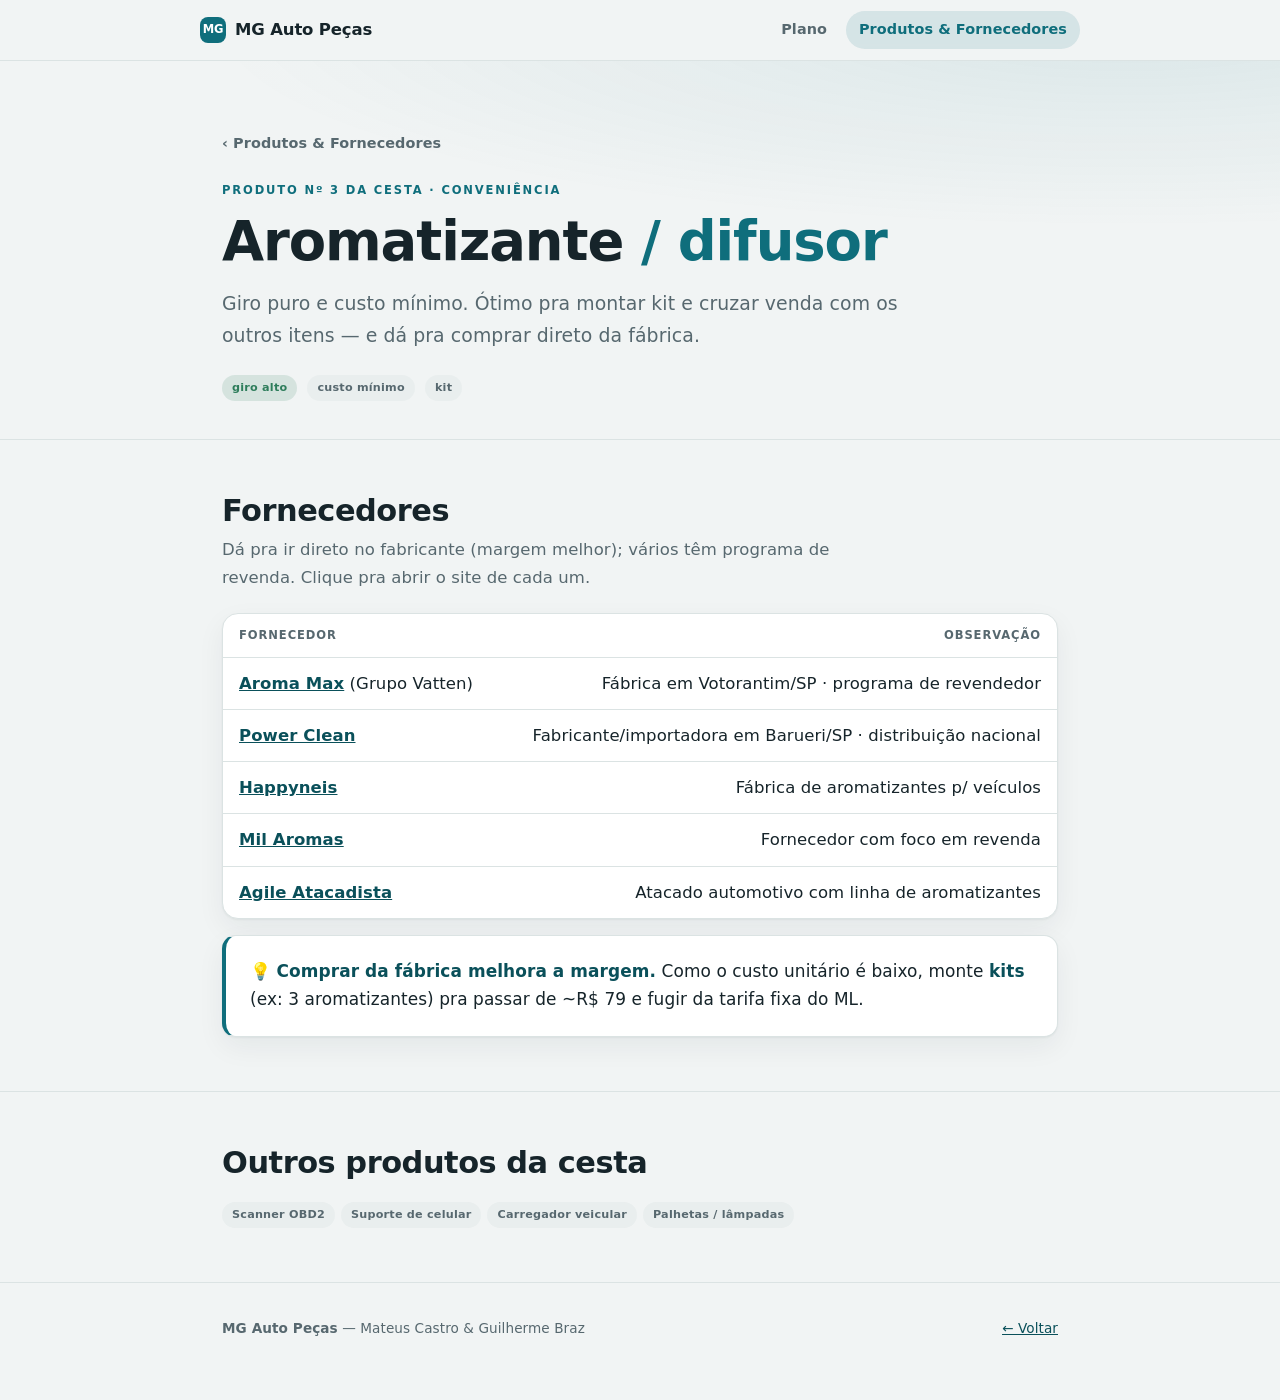
<file: produto-aromatizante.html>
<!doctype html>
<html lang="pt-BR">
<head>
<meta charset="utf-8">
<meta name="viewport" content="width=device-width, initial-scale=1">
<title>Aromatizante automotivo — MG Auto Peças</title>
<link rel="stylesheet" href="assets/styles.css">
</head>
<body>
<nav class="topnav">
  <div class="wrap navrow">
    <a class="navbrand" href="index.html"><span class="dot">MG</span> MG Auto Peças</a>
    <div class="navlinks">
      <a href="index.html">Plano</a>
      <a href="produtos.html" class="active">Produtos &amp; Fornecedores</a>
    </div>
  </div>
</nav>

<header class="hero">
  <div class="wrap">
    <a class="backlink" href="produtos.html">‹ Produtos &amp; Fornecedores</a>
    <p class="eyebrow reveal">Produto nº 3 da cesta · Conveniência</p>
    <h1 class="reveal d1">Aromatizante <span class="hl">/ difusor</span></h1>
    <p class="lede reveal d2">Giro puro e custo mínimo. Ótimo pra montar kit e cruzar venda com os outros itens — e dá pra comprar direto da fábrica.</p>
    <div class="founders reveal d3">
      <span class="tag good">giro alto</span><span class="tag">custo mínimo</span><span class="tag">kit</span>
    </div>
  </div>
</header>

<section>
  <div class="wrap">
    <div class="sec-head">
      <h2>Fornecedores</h2>
      <p>Dá pra ir direto no fabricante (margem melhor); vários têm programa de revenda. Clique pra abrir o site de cada um.</p>
    </div>
    <div class="tablecard suptable">
      <table>
        <thead><tr><th>Fornecedor</th><th>Observação</th></tr></thead>
        <tbody>
          <tr><td><a href="https://atacado.aromamax.com.br/" target="_blank" rel="noopener">Aroma Max</a> (Grupo Vatten)</td><td>Fábrica em Votorantim/SP · programa de revendedor</td></tr>
          <tr><td><a href="https://powerclean.com.br/produtos/aromatizantes-automotivos/" target="_blank" rel="noopener">Power Clean</a></td><td>Fabricante/importadora em Barueri/SP · distribuição nacional</td></tr>
          <tr><td><a href="https://happyneis.com.br/" target="_blank" rel="noopener">Happyneis</a></td><td>Fábrica de aromatizantes p/ veículos</td></tr>
          <tr><td><a href="https://www.milaromas.com.br/fornecedor-aromatizantes" target="_blank" rel="noopener">Mil Aromas</a></td><td>Fornecedor com foco em revenda</td></tr>
          <tr><td><a href="https://www.agileatacadista.com.br/" target="_blank" rel="noopener">Agile Atacadista</a></td><td>Atacado automotivo com linha de aromatizantes</td></tr>
        </tbody>
      </table>
    </div>
    <div class="callout" style="margin-top:16px">
      <p>💡 <strong>Comprar da fábrica melhora a margem.</strong> Como o custo unitário é baixo, monte <strong>kits</strong> (ex: 3 aromatizantes) pra passar de ~R$ 79 e fugir da tarifa fixa do ML.</p>
    </div>
  </div>
</section>

<section>
  <div class="wrap">
    <div class="sec-head"><h2>Outros produtos da cesta</h2></div>
    <div class="tags">
      <a class="tag" href="produto-obd2.html">Scanner OBD2</a>
      <a class="tag" href="produto-suporte-celular.html">Suporte de celular</a>
      <a class="tag" href="produto-carregador.html">Carregador veicular</a>
      <a class="tag" href="produto-palhetas-lampadas.html">Palhetas / lâmpadas</a>
    </div>
  </div>
</section>

<footer>
  <div class="wrap fr">
    <span><strong>MG Auto Peças</strong> — Mateus Castro &amp; Guilherme Braz</span>
    <a href="produtos.html">← Voltar</a>
  </div>
</footer>
</body>
</html>
</file>
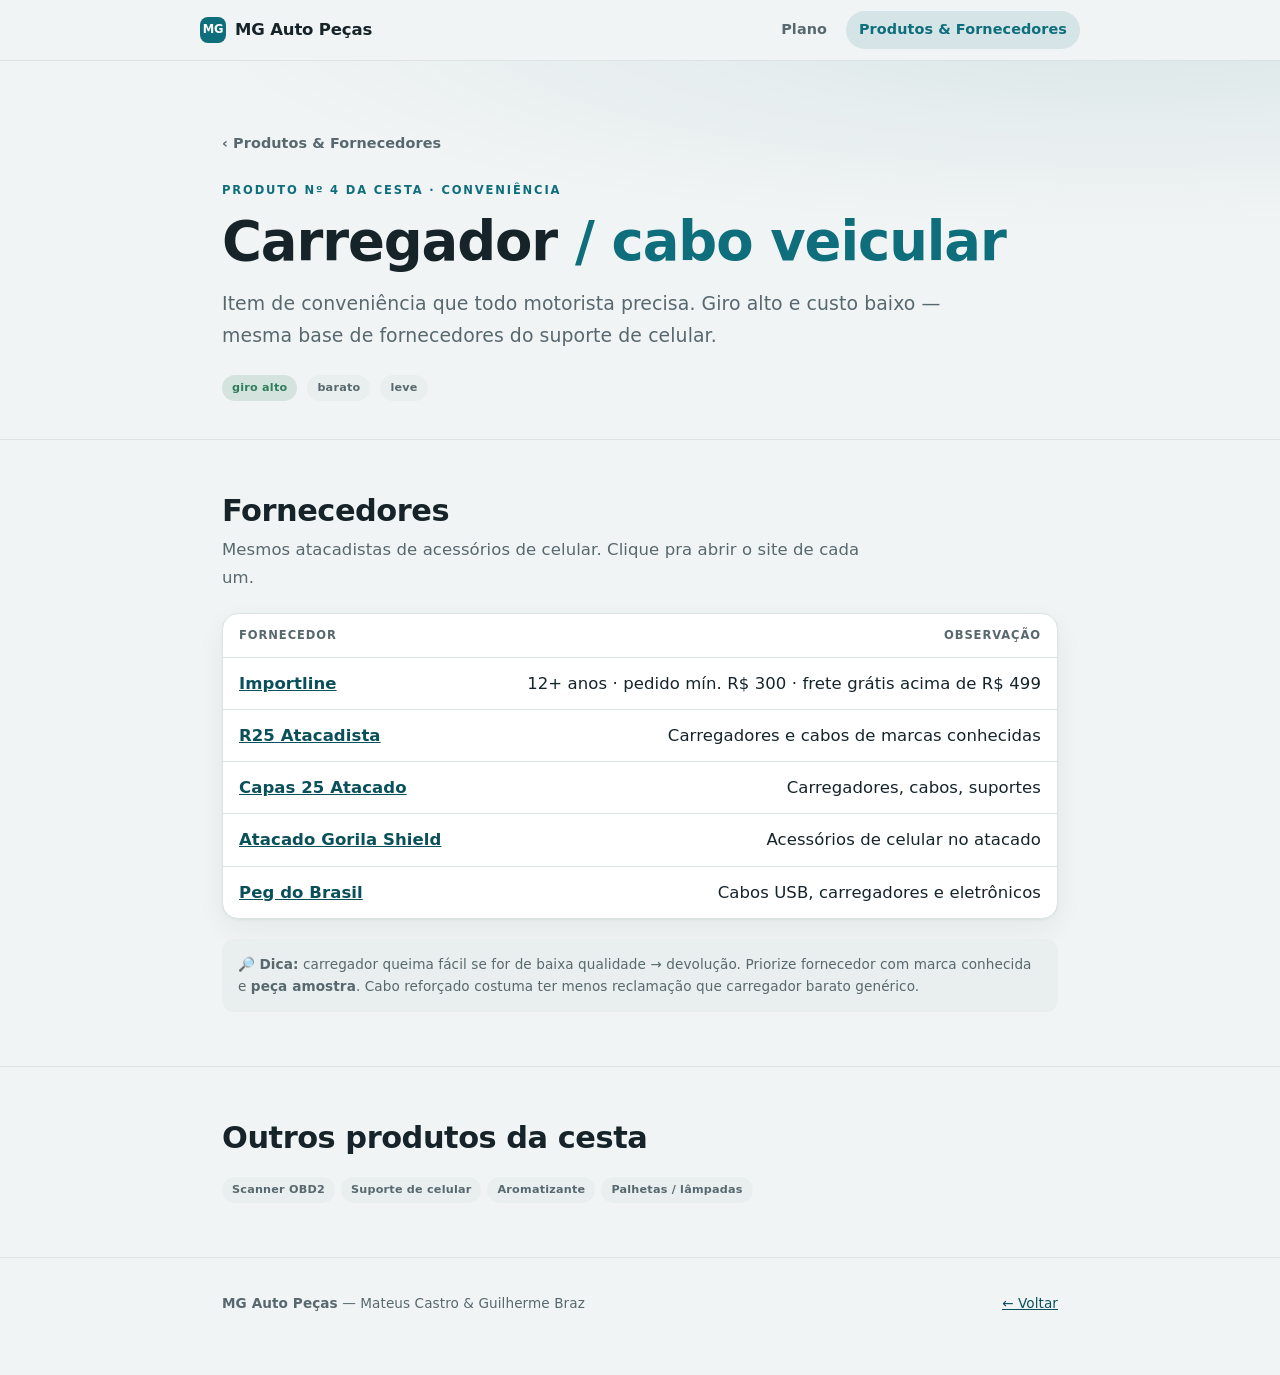
<file: produto-carregador.html>
<!doctype html>
<html lang="pt-BR">
<head>
<meta charset="utf-8">
<meta name="viewport" content="width=device-width, initial-scale=1">
<title>Carregador / cabo veicular — MG Auto Peças</title>
<link rel="stylesheet" href="assets/styles.css">
</head>
<body>
<nav class="topnav">
  <div class="wrap navrow">
    <a class="navbrand" href="index.html"><span class="dot">MG</span> MG Auto Peças</a>
    <div class="navlinks">
      <a href="index.html">Plano</a>
      <a href="produtos.html" class="active">Produtos &amp; Fornecedores</a>
    </div>
  </div>
</nav>

<header class="hero">
  <div class="wrap">
    <a class="backlink" href="produtos.html">‹ Produtos &amp; Fornecedores</a>
    <p class="eyebrow reveal">Produto nº 4 da cesta · Conveniência</p>
    <h1 class="reveal d1">Carregador <span class="hl">/ cabo veicular</span></h1>
    <p class="lede reveal d2">Item de conveniência que todo motorista precisa. Giro alto e custo baixo — mesma base de fornecedores do suporte de celular.</p>
    <div class="founders reveal d3">
      <span class="tag good">giro alto</span><span class="tag">barato</span><span class="tag">leve</span>
    </div>
  </div>
</header>

<section>
  <div class="wrap">
    <div class="sec-head">
      <h2>Fornecedores</h2>
      <p>Mesmos atacadistas de acessórios de celular. Clique pra abrir o site de cada um.</p>
    </div>
    <div class="tablecard suptable">
      <table>
        <thead><tr><th>Fornecedor</th><th>Observação</th></tr></thead>
        <tbody>
          <tr><td><a href="https://www.distribuidoraimportline.com.br/acessorios-para-celular" target="_blank" rel="noopener">Importline</a></td><td>12+ anos · pedido mín. R$ 300 · frete grátis acima de R$ 499</td></tr>
          <tr><td><a href="https://r25atacadista.com.br/" target="_blank" rel="noopener">R25 Atacadista</a></td><td>Carregadores e cabos de marcas conhecidas</td></tr>
          <tr><td><a href="https://www.capas25atacado.com.br/acessorios-para-celular-no-atacado" target="_blank" rel="noopener">Capas 25 Atacado</a></td><td>Carregadores, cabos, suportes</td></tr>
          <tr><td><a href="https://www.atacadogorila.com.br/" target="_blank" rel="noopener">Atacado Gorila Shield</a></td><td>Acessórios de celular no atacado</td></tr>
          <tr><td><a href="https://www.pegdobrasil.com.br/" target="_blank" rel="noopener">Peg do Brasil</a></td><td>Cabos USB, carregadores e eletrônicos</td></tr>
        </tbody>
      </table>
    </div>
    <div class="note">🔎 <b>Dica:</b> carregador queima fácil se for de baixa qualidade → devolução. Priorize fornecedor com marca conhecida e <b>peça amostra</b>. Cabo reforçado costuma ter menos reclamação que carregador barato genérico.</div>
  </div>
</section>

<section>
  <div class="wrap">
    <div class="sec-head"><h2>Outros produtos da cesta</h2></div>
    <div class="tags">
      <a class="tag" href="produto-obd2.html">Scanner OBD2</a>
      <a class="tag" href="produto-suporte-celular.html">Suporte de celular</a>
      <a class="tag" href="produto-aromatizante.html">Aromatizante</a>
      <a class="tag" href="produto-palhetas-lampadas.html">Palhetas / lâmpadas</a>
    </div>
  </div>
</section>

<footer>
  <div class="wrap fr">
    <span><strong>MG Auto Peças</strong> — Mateus Castro &amp; Guilherme Braz</span>
    <a href="produtos.html">← Voltar</a>
  </div>
</footer>
</body>
</html>
</file>
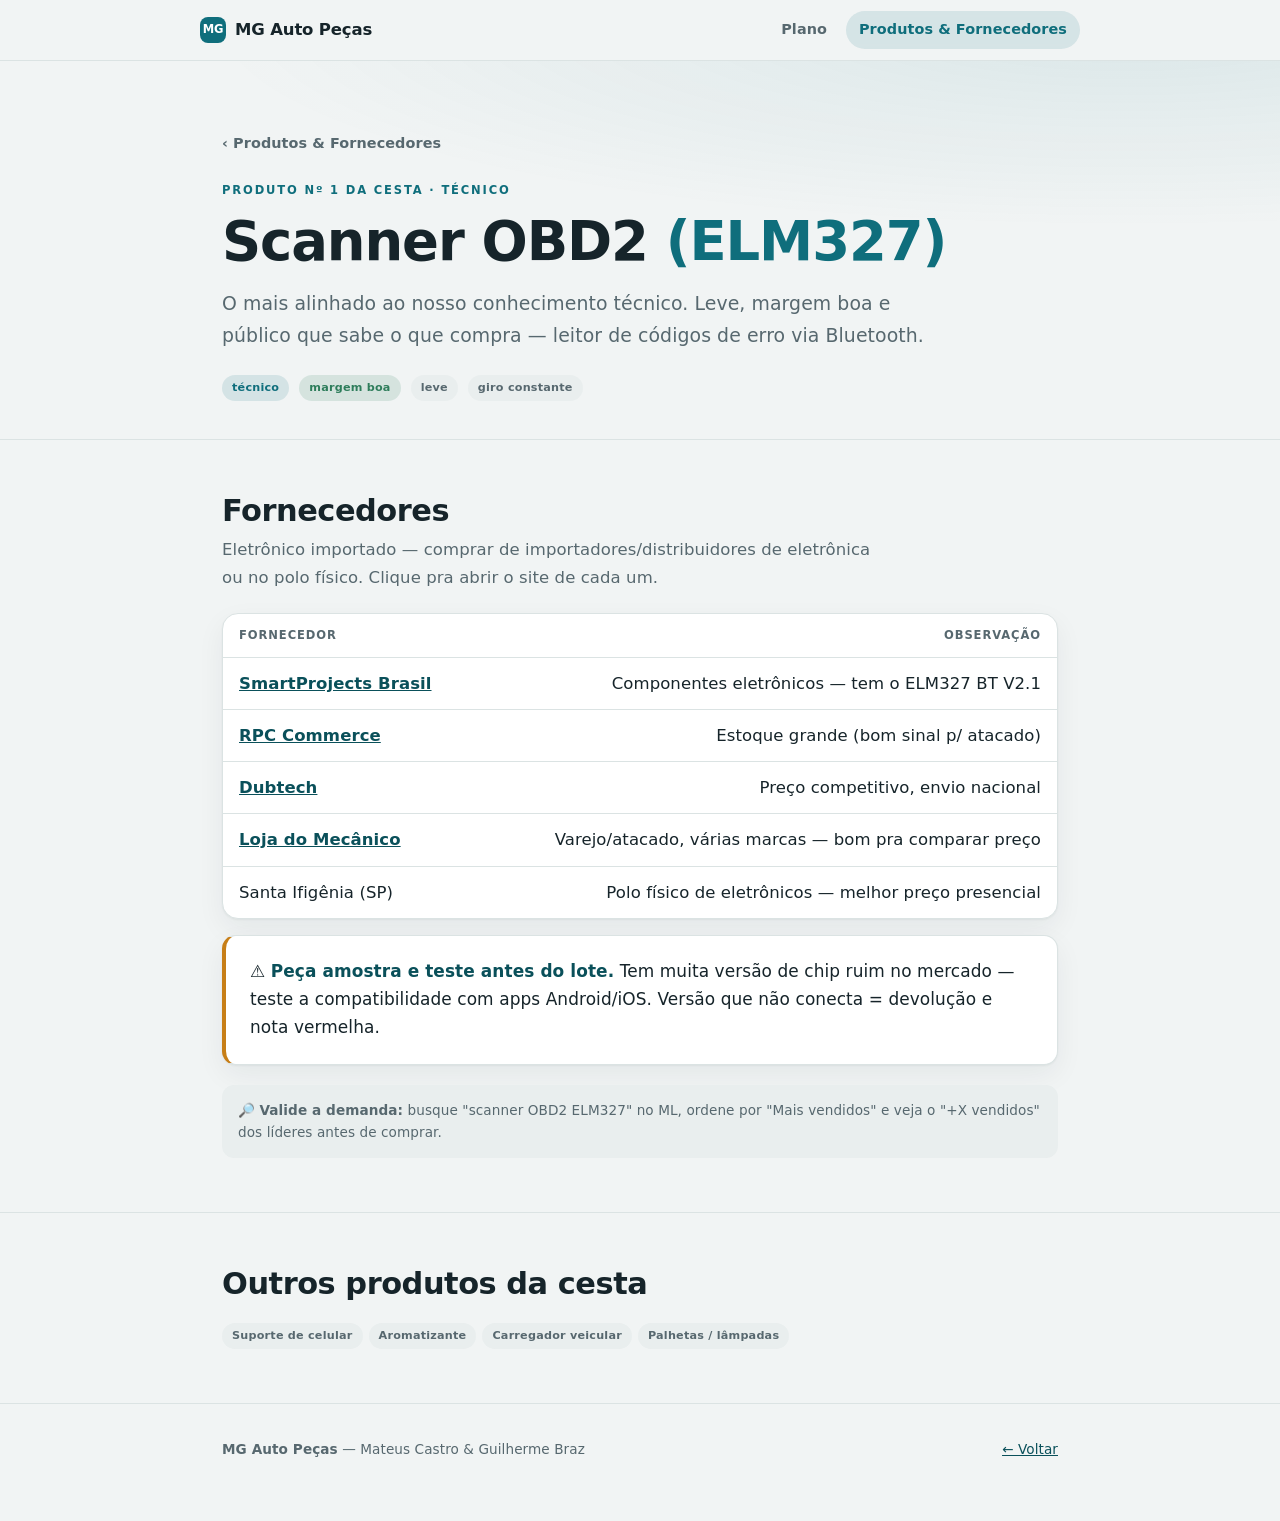
<file: produto-obd2.html>
<!doctype html>
<html lang="pt-BR">
<head>
<meta charset="utf-8">
<meta name="viewport" content="width=device-width, initial-scale=1">
<title>Scanner OBD2 (ELM327) — MG Auto Peças</title>
<link rel="stylesheet" href="assets/styles.css">
</head>
<body>
<nav class="topnav">
  <div class="wrap navrow">
    <a class="navbrand" href="index.html"><span class="dot">MG</span> MG Auto Peças</a>
    <div class="navlinks">
      <a href="index.html">Plano</a>
      <a href="produtos.html" class="active">Produtos &amp; Fornecedores</a>
    </div>
  </div>
</nav>

<header class="hero">
  <div class="wrap">
    <a class="backlink" href="produtos.html">‹ Produtos &amp; Fornecedores</a>
    <p class="eyebrow reveal">Produto nº 1 da cesta · Técnico</p>
    <h1 class="reveal d1">Scanner OBD2 <span class="hl">(ELM327)</span></h1>
    <p class="lede reveal d2">O mais alinhado ao nosso conhecimento técnico. Leve, margem boa e público que sabe o que compra — leitor de códigos de erro via Bluetooth.</p>
    <div class="founders reveal d3">
      <span class="tag tech">técnico</span><span class="tag good">margem boa</span><span class="tag">leve</span><span class="tag">giro constante</span>
    </div>
  </div>
</header>

<section>
  <div class="wrap">
    <div class="sec-head">
      <h2>Fornecedores</h2>
      <p>Eletrônico importado — comprar de importadores/distribuidores de eletrônica ou no polo físico. Clique pra abrir o site de cada um.</p>
    </div>
    <div class="tablecard suptable">
      <table>
        <thead><tr><th>Fornecedor</th><th>Observação</th></tr></thead>
        <tbody>
          <tr><td><a href="https://www.smartprojectsbrasil.com.br/mini-scanner-automotivo-elm327-obd2-bluetooth-v21" target="_blank" rel="noopener">SmartProjects Brasil</a></td><td>Componentes eletrônicos — tem o ELM327 BT V2.1</td></tr>
          <tr><td><a href="https://www.rpccommerce.com.br/obd2-bluethooth-scanner-carro-diagnostico-automotivo-elm327-pr-2944-244597.htm" target="_blank" rel="noopener">RPC Commerce</a></td><td>Estoque grande (bom sinal p/ atacado)</td></tr>
          <tr><td><a href="https://www.dubtech.com.br/produto/scanner-automotivo-carro-android-bluetooth-obd2-elm327-mini" target="_blank" rel="noopener">Dubtech</a></td><td>Preço competitivo, envio nacional</td></tr>
          <tr><td><a href="https://www.lojadomecanico.com.br/buscar/scanner-automotivo-elm327-obd2" target="_blank" rel="noopener">Loja do Mecânico</a></td><td>Varejo/atacado, várias marcas — bom pra comparar preço</td></tr>
          <tr><td>Santa Ifigênia (SP)</td><td>Polo físico de eletrônicos — melhor preço presencial</td></tr>
        </tbody>
      </table>
    </div>
    <div class="callout warn" style="margin-top:16px">
      <p>⚠️ <strong>Peça amostra e teste antes do lote.</strong> Tem muita versão de chip ruim no mercado — teste a compatibilidade com apps Android/iOS. Versão que não conecta = devolução e nota vermelha.</p>
    </div>
    <div class="note">🔎 <b>Valide a demanda:</b> busque "scanner OBD2 ELM327" no ML, ordene por "Mais vendidos" e veja o "+X vendidos" dos líderes antes de comprar.</div>
  </div>
</section>

<section>
  <div class="wrap">
    <div class="sec-head"><h2>Outros produtos da cesta</h2></div>
    <div class="tags">
      <a class="tag" href="produto-suporte-celular.html">Suporte de celular</a>
      <a class="tag" href="produto-aromatizante.html">Aromatizante</a>
      <a class="tag" href="produto-carregador.html">Carregador veicular</a>
      <a class="tag" href="produto-palhetas-lampadas.html">Palhetas / lâmpadas</a>
    </div>
  </div>
</section>

<footer>
  <div class="wrap fr">
    <span><strong>MG Auto Peças</strong> — Mateus Castro &amp; Guilherme Braz</span>
    <a href="produtos.html">← Voltar</a>
  </div>
</footer>
</body>
</html>
</file>
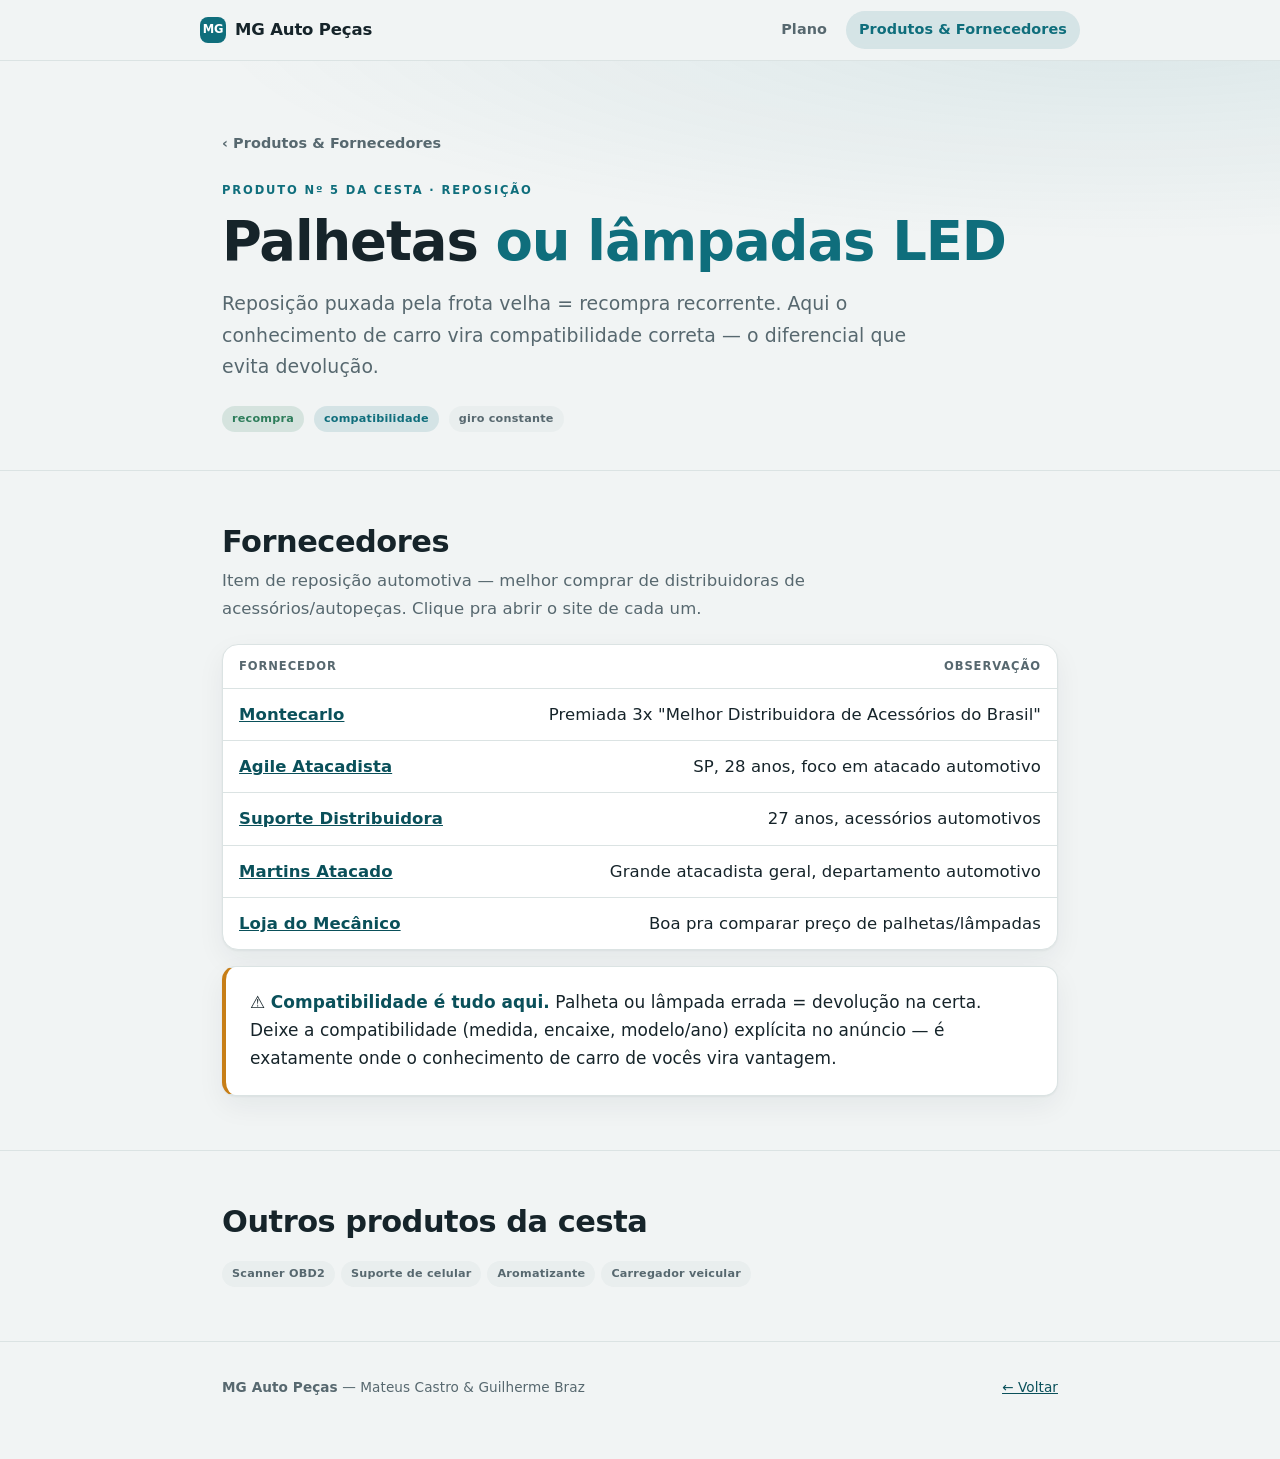
<file: produto-palhetas-lampadas.html>
<!doctype html>
<html lang="pt-BR">
<head>
<meta charset="utf-8">
<meta name="viewport" content="width=device-width, initial-scale=1">
<title>Palhetas / lâmpadas LED — MG Auto Peças</title>
<link rel="stylesheet" href="assets/styles.css">
</head>
<body>
<nav class="topnav">
  <div class="wrap navrow">
    <a class="navbrand" href="index.html"><span class="dot">MG</span> MG Auto Peças</a>
    <div class="navlinks">
      <a href="index.html">Plano</a>
      <a href="produtos.html" class="active">Produtos &amp; Fornecedores</a>
    </div>
  </div>
</nav>

<header class="hero">
  <div class="wrap">
    <a class="backlink" href="produtos.html">‹ Produtos &amp; Fornecedores</a>
    <p class="eyebrow reveal">Produto nº 5 da cesta · Reposição</p>
    <h1 class="reveal d1">Palhetas <span class="hl">ou lâmpadas LED</span></h1>
    <p class="lede reveal d2">Reposição puxada pela frota velha = recompra recorrente. Aqui o conhecimento de carro vira compatibilidade correta — o diferencial que evita devolução.</p>
    <div class="founders reveal d3">
      <span class="tag good">recompra</span><span class="tag tech">compatibilidade</span><span class="tag">giro constante</span>
    </div>
  </div>
</header>

<section>
  <div class="wrap">
    <div class="sec-head">
      <h2>Fornecedores</h2>
      <p>Item de reposição automotiva — melhor comprar de distribuidoras de acessórios/autopeças. Clique pra abrir o site de cada um.</p>
    </div>
    <div class="tablecard suptable">
      <table>
        <thead><tr><th>Fornecedor</th><th>Observação</th></tr></thead>
        <tbody>
          <tr><td><a href="https://montecarlonet.com.br/" target="_blank" rel="noopener">Montecarlo</a></td><td>Premiada 3x "Melhor Distribuidora de Acessórios do Brasil"</td></tr>
          <tr><td><a href="https://www.agileatacadista.com.br/" target="_blank" rel="noopener">Agile Atacadista</a></td><td>SP, 28 anos, foco em atacado automotivo</td></tr>
          <tr><td><a href="https://www.suportedistribuidora.com.br/distribuidora-acessorios-automotivos" target="_blank" rel="noopener">Suporte Distribuidora</a></td><td>27 anos, acessórios automotivos</td></tr>
          <tr><td><a href="https://www.martinsatacado.com.br/departamentos/automotivo" target="_blank" rel="noopener">Martins Atacado</a></td><td>Grande atacadista geral, departamento automotivo</td></tr>
          <tr><td><a href="https://www.lojadomecanico.com.br/" target="_blank" rel="noopener">Loja do Mecânico</a></td><td>Boa pra comparar preço de palhetas/lâmpadas</td></tr>
        </tbody>
      </table>
    </div>
    <div class="callout warn" style="margin-top:16px">
      <p>⚠️ <strong>Compatibilidade é tudo aqui.</strong> Palheta ou lâmpada errada = devolução na certa. Deixe a compatibilidade (medida, encaixe, modelo/ano) explícita no anúncio — é exatamente onde o conhecimento de carro de vocês vira vantagem.</p>
    </div>
  </div>
</section>

<section>
  <div class="wrap">
    <div class="sec-head"><h2>Outros produtos da cesta</h2></div>
    <div class="tags">
      <a class="tag" href="produto-obd2.html">Scanner OBD2</a>
      <a class="tag" href="produto-suporte-celular.html">Suporte de celular</a>
      <a class="tag" href="produto-aromatizante.html">Aromatizante</a>
      <a class="tag" href="produto-carregador.html">Carregador veicular</a>
    </div>
  </div>
</section>

<footer>
  <div class="wrap fr">
    <span><strong>MG Auto Peças</strong> — Mateus Castro &amp; Guilherme Braz</span>
    <a href="produtos.html">← Voltar</a>
  </div>
</footer>
</body>
</html>
</file>
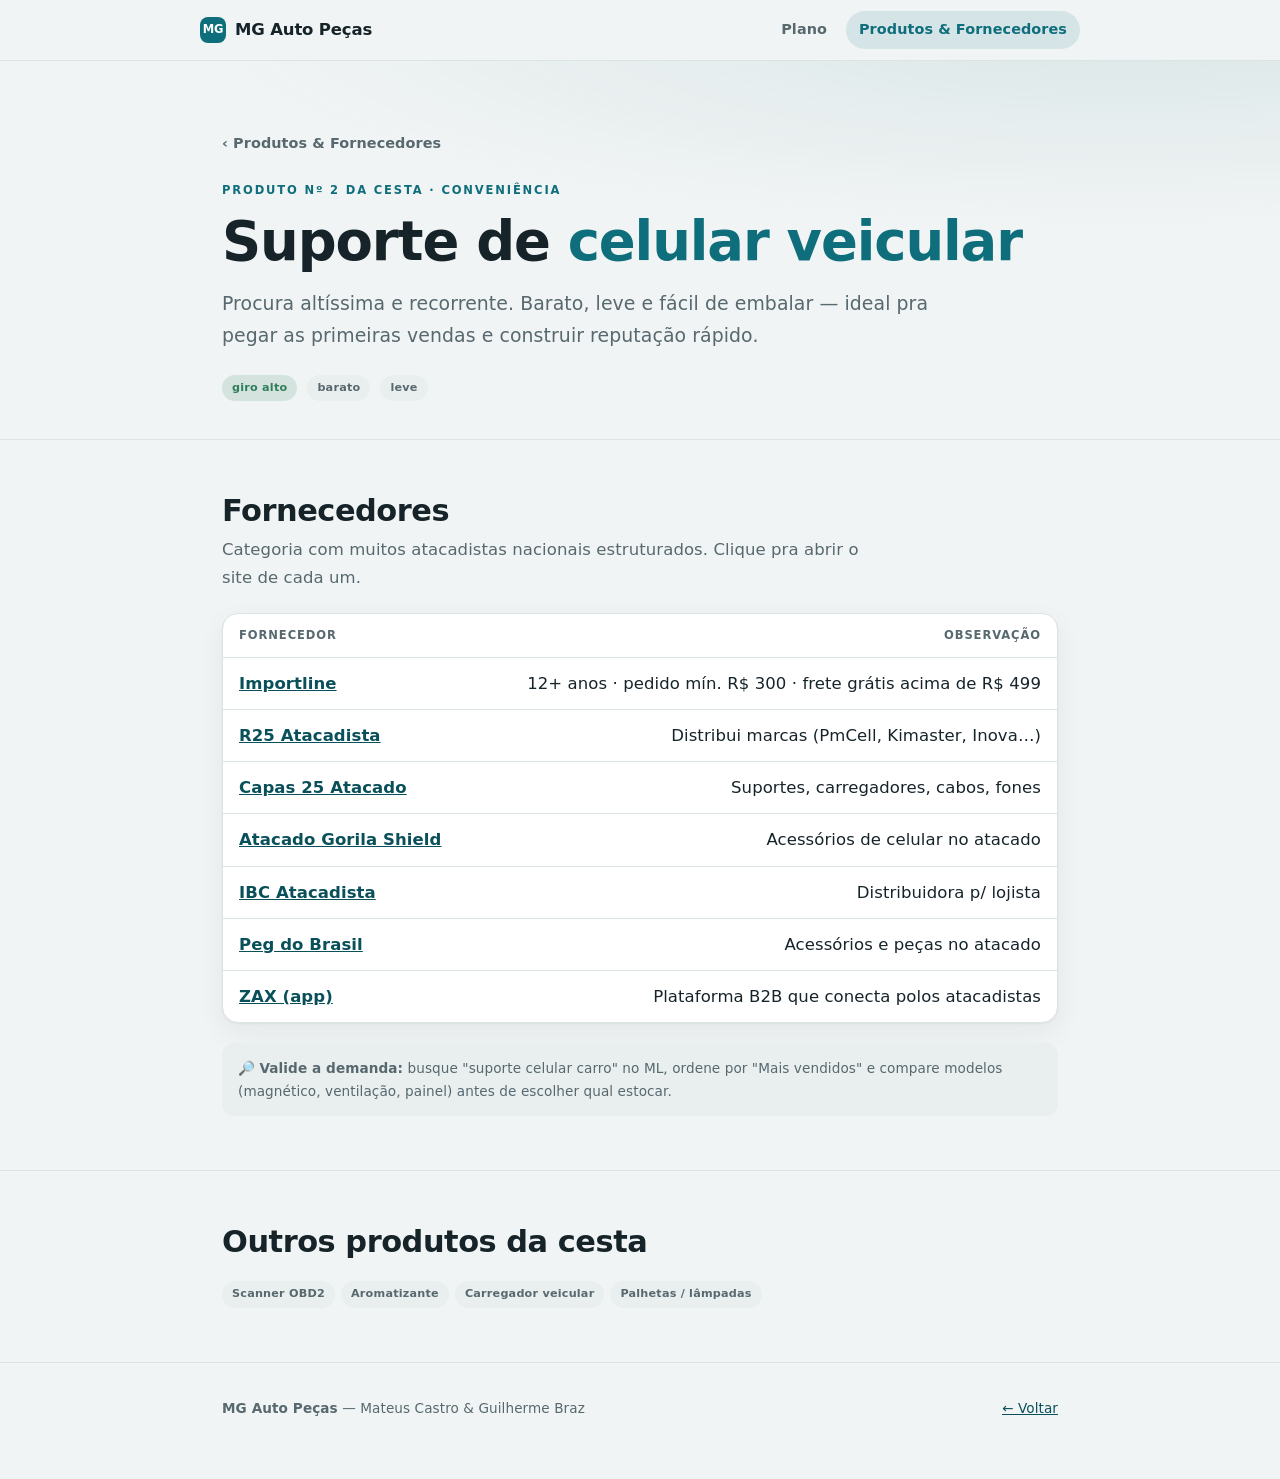
<file: produto-suporte-celular.html>
<!doctype html>
<html lang="pt-BR">
<head>
<meta charset="utf-8">
<meta name="viewport" content="width=device-width, initial-scale=1">
<title>Suporte de celular veicular — MG Auto Peças</title>
<link rel="stylesheet" href="assets/styles.css">
</head>
<body>
<nav class="topnav">
  <div class="wrap navrow">
    <a class="navbrand" href="index.html"><span class="dot">MG</span> MG Auto Peças</a>
    <div class="navlinks">
      <a href="index.html">Plano</a>
      <a href="produtos.html" class="active">Produtos &amp; Fornecedores</a>
    </div>
  </div>
</nav>

<header class="hero">
  <div class="wrap">
    <a class="backlink" href="produtos.html">‹ Produtos &amp; Fornecedores</a>
    <p class="eyebrow reveal">Produto nº 2 da cesta · Conveniência</p>
    <h1 class="reveal d1">Suporte de <span class="hl">celular veicular</span></h1>
    <p class="lede reveal d2">Procura altíssima e recorrente. Barato, leve e fácil de embalar — ideal pra pegar as primeiras vendas e construir reputação rápido.</p>
    <div class="founders reveal d3">
      <span class="tag good">giro alto</span><span class="tag">barato</span><span class="tag">leve</span>
    </div>
  </div>
</header>

<section>
  <div class="wrap">
    <div class="sec-head">
      <h2>Fornecedores</h2>
      <p>Categoria com muitos atacadistas nacionais estruturados. Clique pra abrir o site de cada um.</p>
    </div>
    <div class="tablecard suptable">
      <table>
        <thead><tr><th>Fornecedor</th><th>Observação</th></tr></thead>
        <tbody>
          <tr><td><a href="https://www.distribuidoraimportline.com.br/suportes-para-celular" target="_blank" rel="noopener">Importline</a></td><td>12+ anos · pedido mín. R$ 300 · frete grátis acima de R$ 499</td></tr>
          <tr><td><a href="https://r25atacadista.com.br/" target="_blank" rel="noopener">R25 Atacadista</a></td><td>Distribui marcas (PmCell, Kimaster, Inova…)</td></tr>
          <tr><td><a href="https://www.capas25atacado.com.br/" target="_blank" rel="noopener">Capas 25 Atacado</a></td><td>Suportes, carregadores, cabos, fones</td></tr>
          <tr><td><a href="https://www.atacadogorila.com.br/" target="_blank" rel="noopener">Atacado Gorila Shield</a></td><td>Acessórios de celular no atacado</td></tr>
          <tr><td><a href="https://ibcatacadista.com.br/" target="_blank" rel="noopener">IBC Atacadista</a></td><td>Distribuidora p/ lojista</td></tr>
          <tr><td><a href="https://www.pegdobrasil.com.br/" target="_blank" rel="noopener">Peg do Brasil</a></td><td>Acessórios e peças no atacado</td></tr>
          <tr><td><a href="https://www.zaxapp.com.br/tecnologia-atacado/acessorios-celular-atacado/suporte-celular-carro-atacado" target="_blank" rel="noopener">ZAX (app)</a></td><td>Plataforma B2B que conecta polos atacadistas</td></tr>
        </tbody>
      </table>
    </div>
    <div class="note">🔎 <b>Valide a demanda:</b> busque "suporte celular carro" no ML, ordene por "Mais vendidos" e compare modelos (magnético, ventilação, painel) antes de escolher qual estocar.</div>
  </div>
</section>

<section>
  <div class="wrap">
    <div class="sec-head"><h2>Outros produtos da cesta</h2></div>
    <div class="tags">
      <a class="tag" href="produto-obd2.html">Scanner OBD2</a>
      <a class="tag" href="produto-aromatizante.html">Aromatizante</a>
      <a class="tag" href="produto-carregador.html">Carregador veicular</a>
      <a class="tag" href="produto-palhetas-lampadas.html">Palhetas / lâmpadas</a>
    </div>
  </div>
</section>

<footer>
  <div class="wrap fr">
    <span><strong>MG Auto Peças</strong> — Mateus Castro &amp; Guilherme Braz</span>
    <a href="produtos.html">← Voltar</a>
  </div>
</footer>
</body>
</html>
</file>
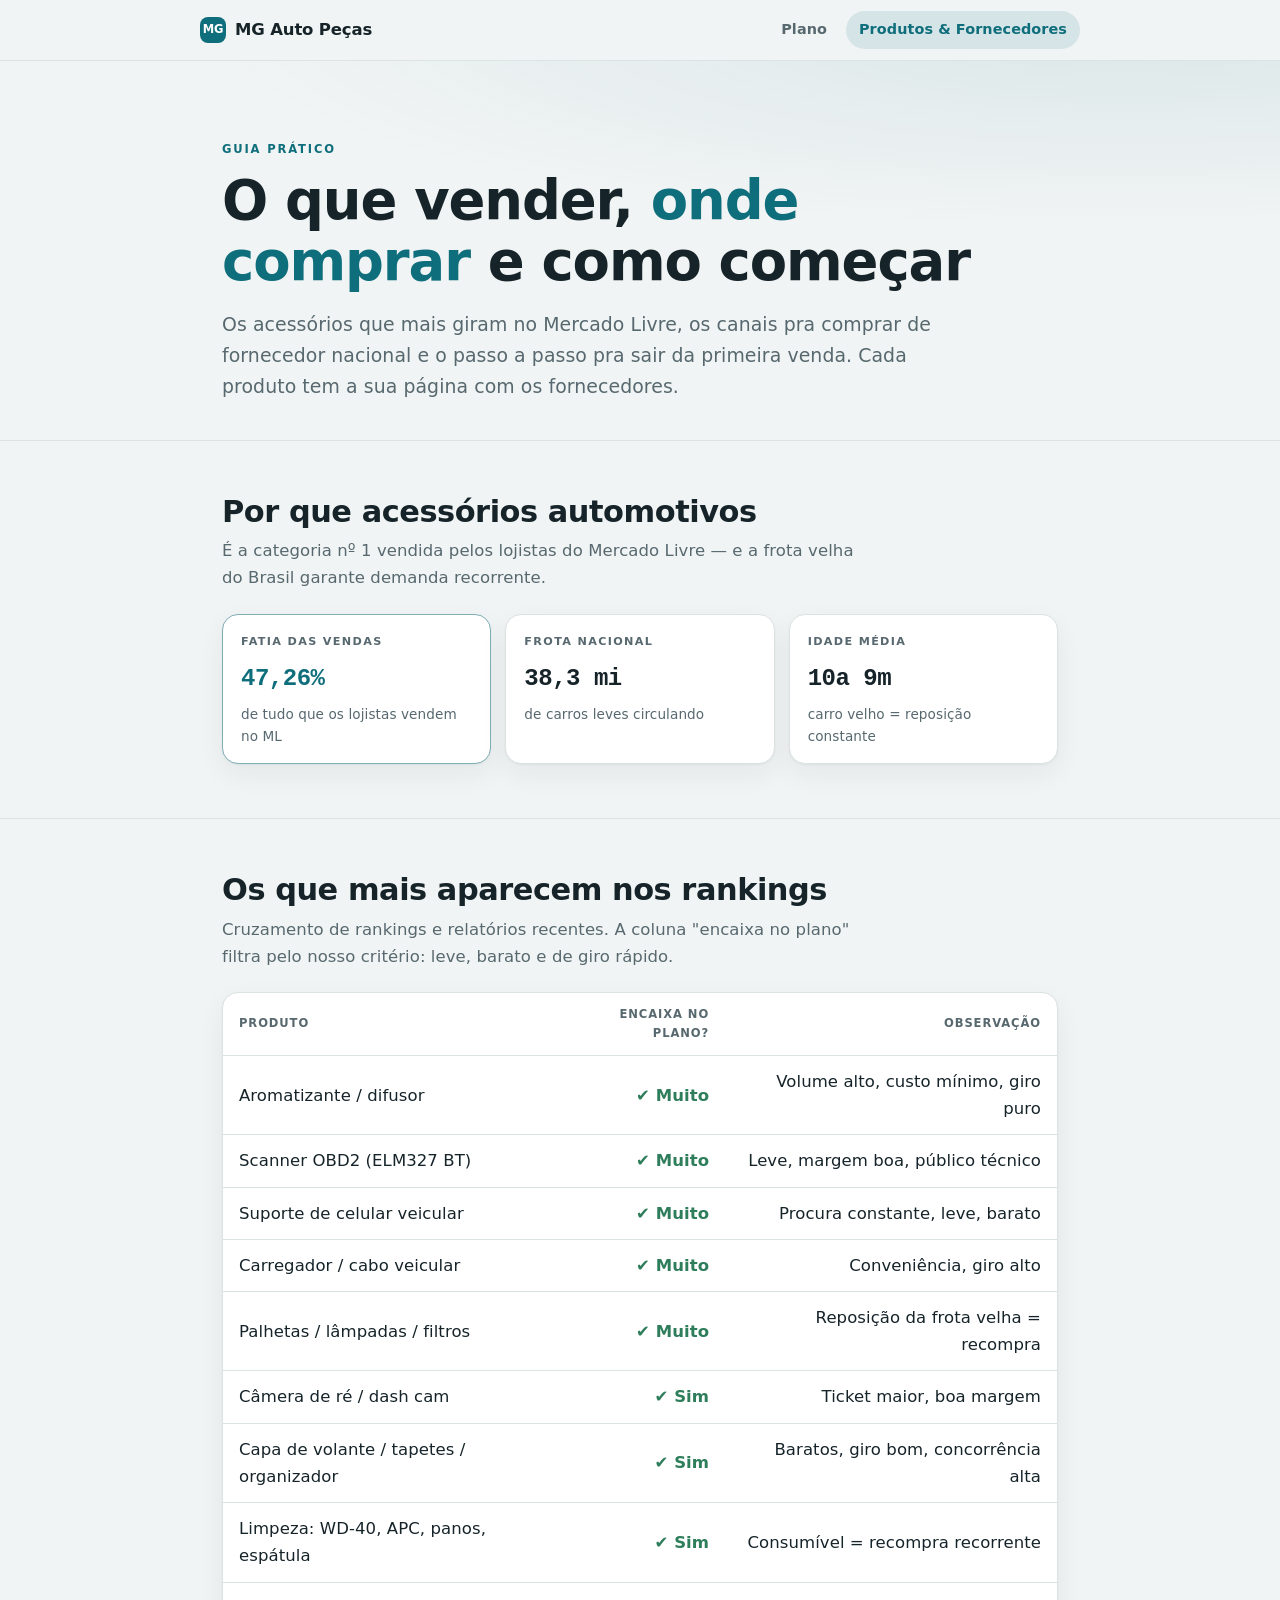
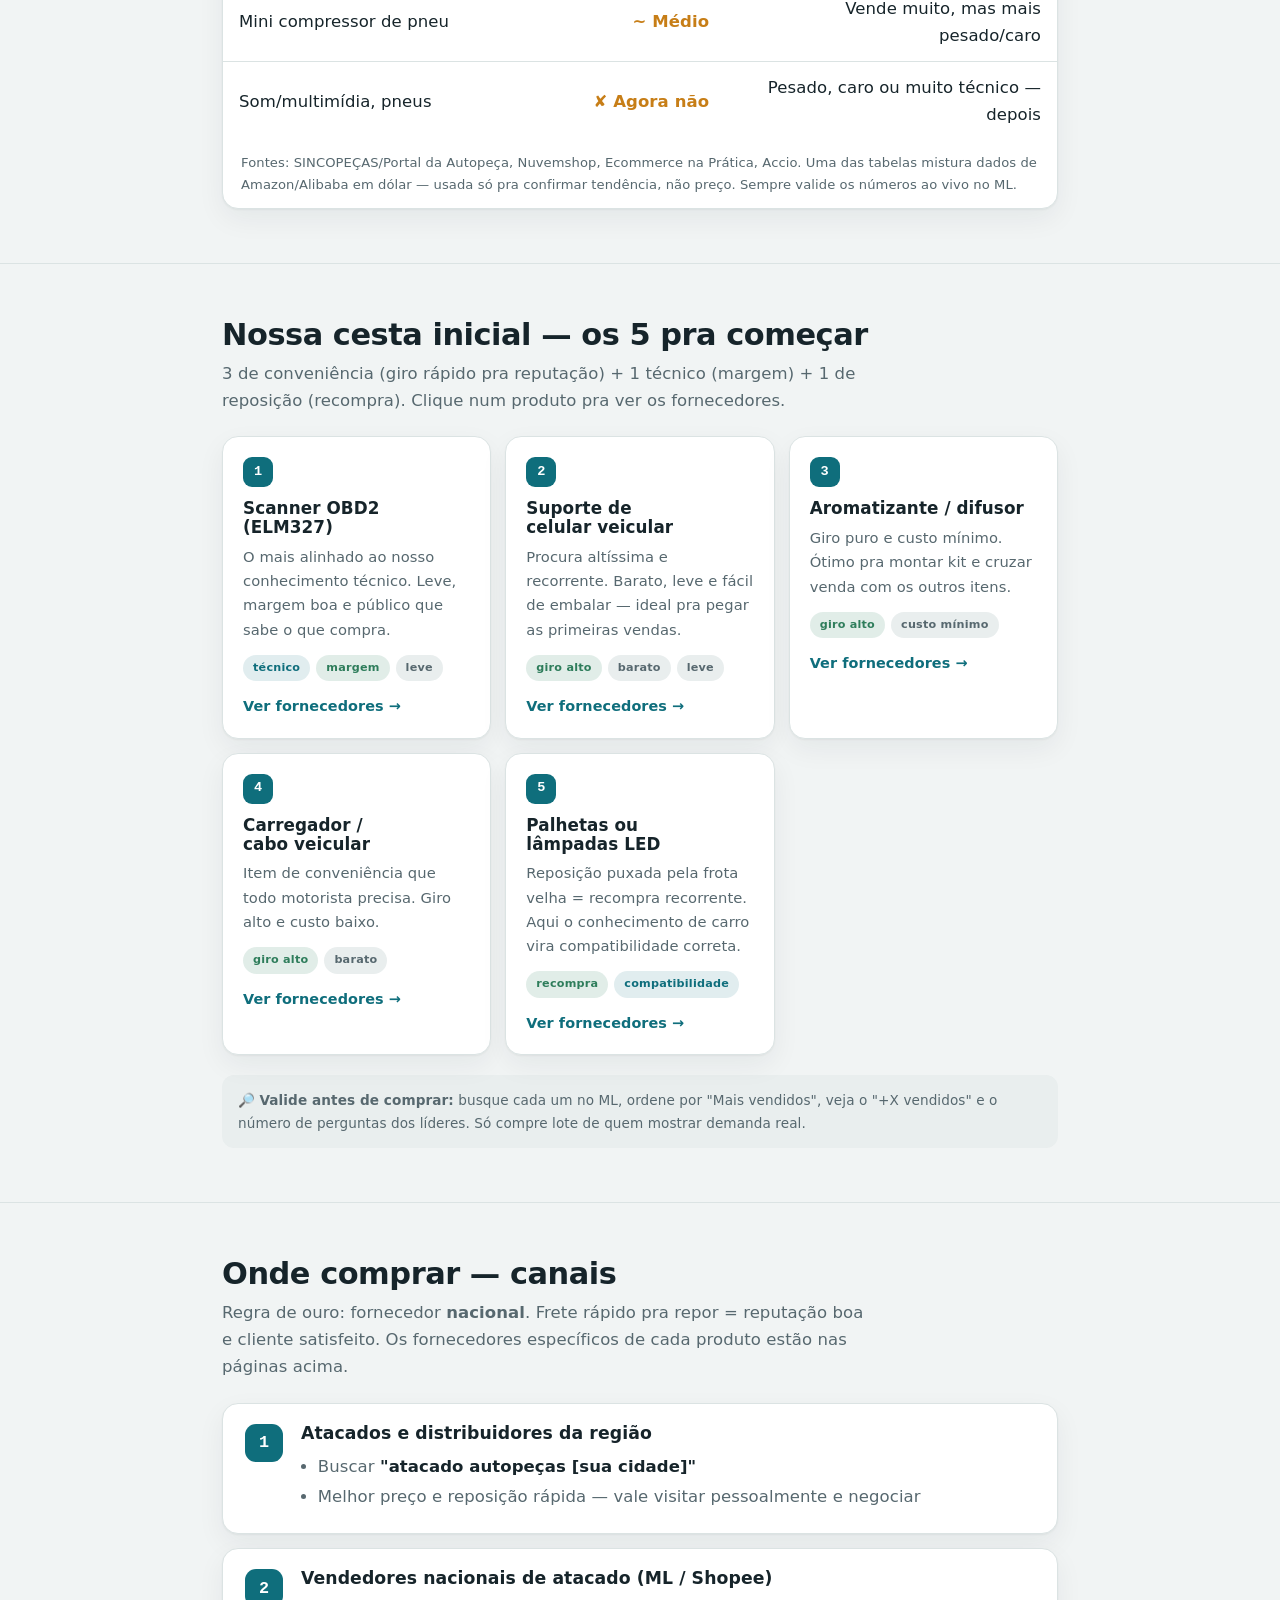
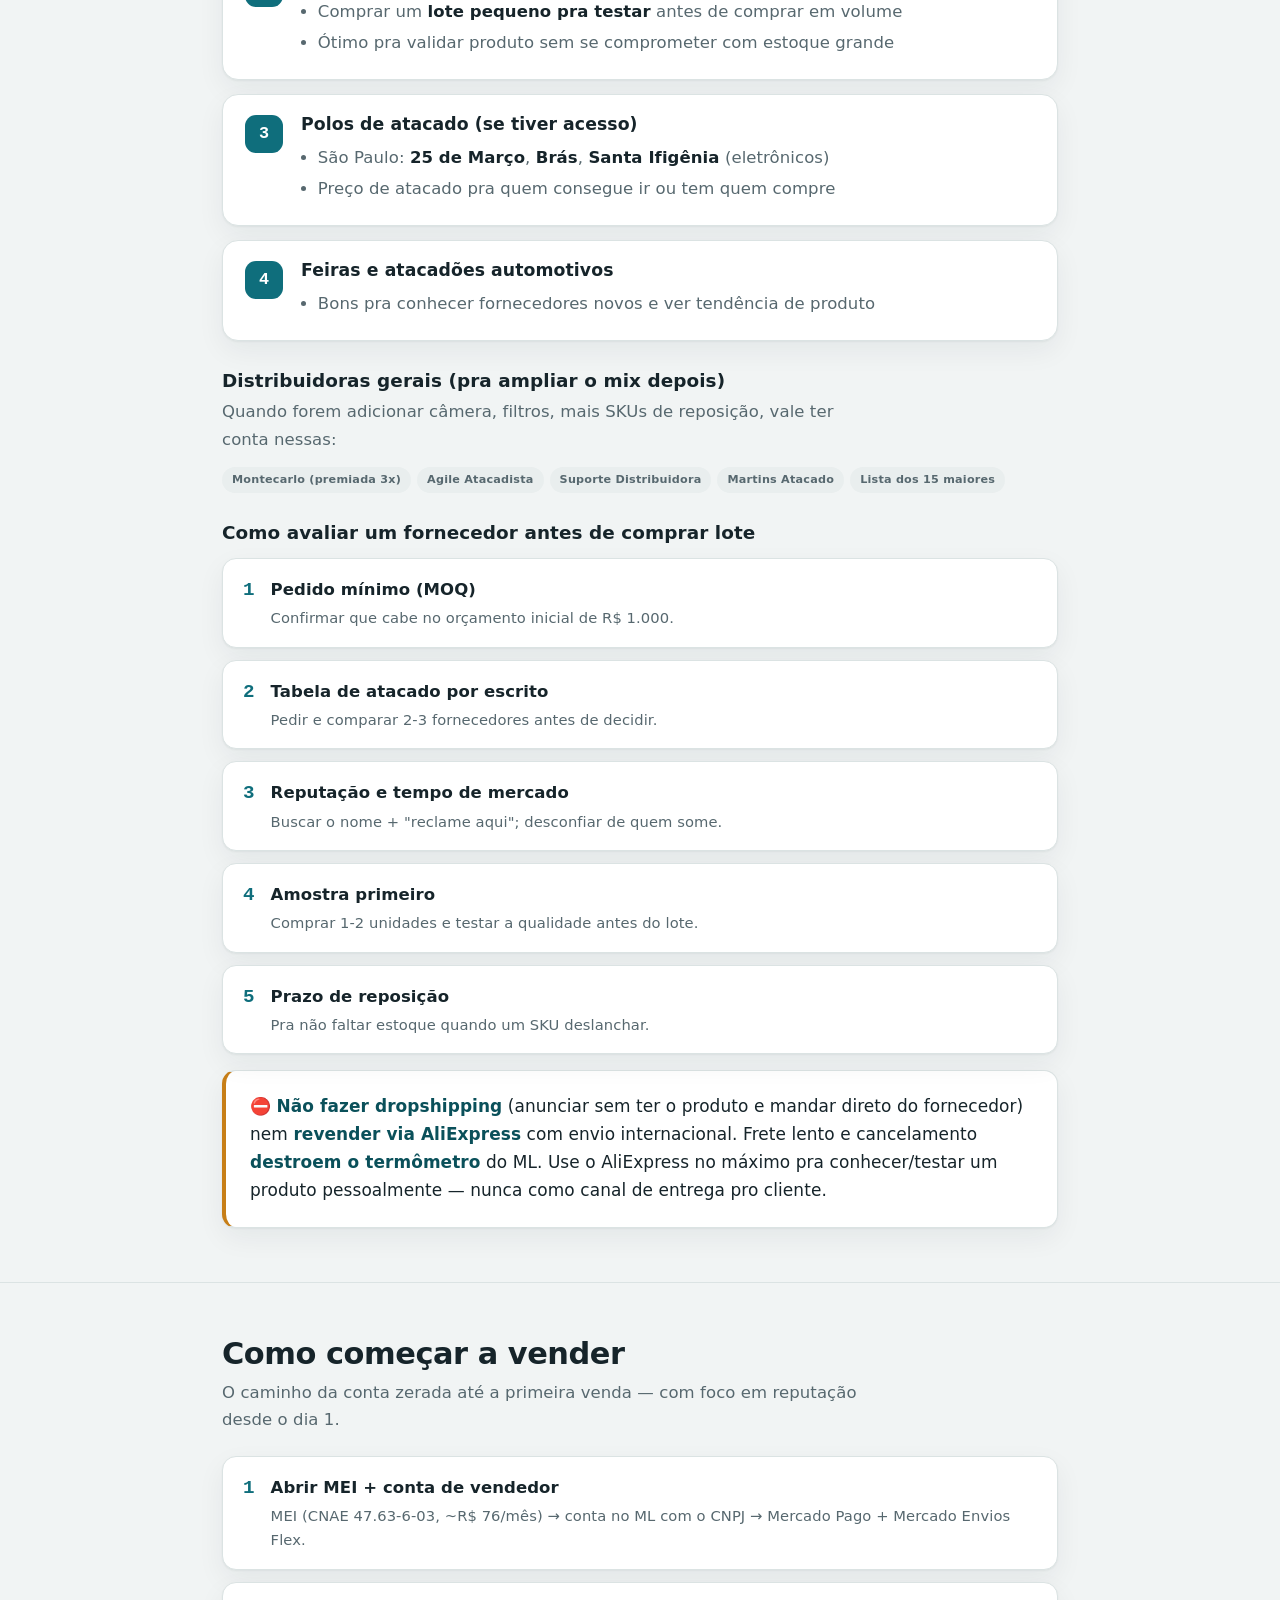
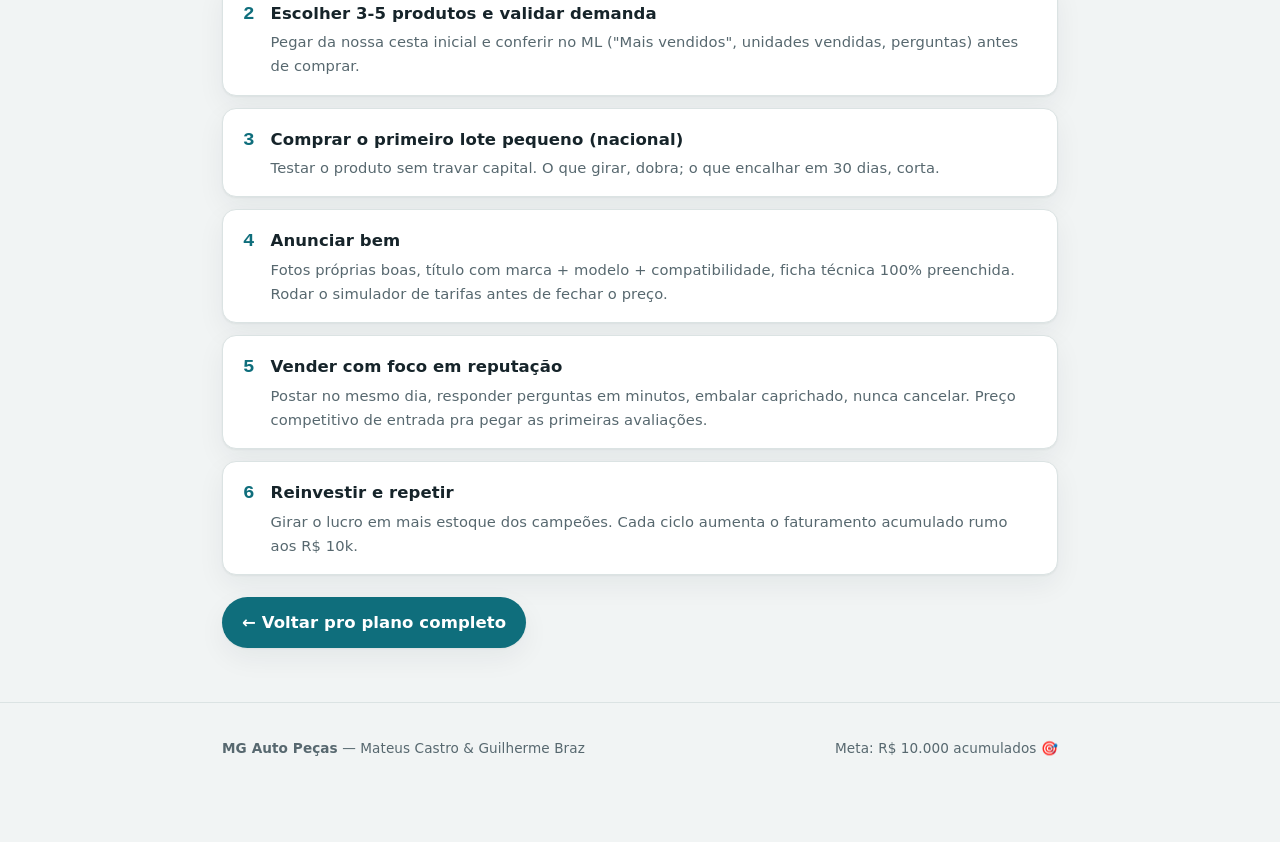
<file: produtos.html>
<!doctype html>
<html lang="pt-BR">
<head>
<meta charset="utf-8">
<meta name="viewport" content="width=device-width, initial-scale=1">
<title>MG Auto Peças — Produtos, Fornecedores e Como Vender</title>
<link rel="stylesheet" href="assets/styles.css">
</head>
<body>
<nav class="topnav">
  <div class="wrap navrow">
    <a class="navbrand" href="index.html"><span class="dot">MG</span> MG Auto Peças</a>
    <div class="navlinks">
      <a href="index.html">Plano</a>
      <a href="produtos.html" class="active">Produtos &amp; Fornecedores</a>
    </div>
  </div>
</nav>

<header class="hero">
  <div class="wrap">
    <p class="eyebrow reveal">Guia prático</p>
    <h1 class="reveal d1">O que vender, <span class="hl">onde comprar</span> e como começar</h1>
    <p class="lede reveal d2">Os acessórios que mais giram no Mercado Livre, os canais pra comprar de fornecedor nacional e o passo a passo pra sair da primeira venda. Cada produto tem a sua página com os fornecedores.</p>
  </div>
</header>

<!-- ============ PANORAMA ============ -->
<section>
  <div class="wrap">
    <div class="sec-head">
      <h2>Por que acessórios automotivos</h2>
      <p>É a categoria nº 1 vendida pelos lojistas do Mercado Livre — e a frota velha do Brasil garante demanda recorrente.</p>
    </div>
    <div class="stats">
      <div class="stat accent"><div class="k">Fatia das vendas</div><div class="v">47,26%</div><div class="d">de tudo que os lojistas vendem no ML</div></div>
      <div class="stat"><div class="k">Frota nacional</div><div class="v">38,3 mi</div><div class="d">de carros leves circulando</div></div>
      <div class="stat"><div class="k">Idade média</div><div class="v">10a 9m</div><div class="d">carro velho = reposição constante</div></div>
    </div>
  </div>
</section>

<!-- ============ RANKINGS ============ -->
<section>
  <div class="wrap">
    <div class="sec-head">
      <h2>Os que mais aparecem nos rankings</h2>
      <p>Cruzamento de rankings e relatórios recentes. A coluna "encaixa no plano" filtra pelo nosso critério: leve, barato e de giro rápido.</p>
    </div>
    <div class="tablecard">
      <table>
        <thead>
          <tr><th>Produto</th><th>Encaixa no plano?</th><th>Observação</th></tr>
        </thead>
        <tbody>
          <tr><td>Aromatizante / difusor</td><td class="yes">✔ Muito</td><td>Volume alto, custo mínimo, giro puro</td></tr>
          <tr><td>Scanner OBD2 (ELM327 BT)</td><td class="yes">✔ Muito</td><td>Leve, margem boa, público técnico</td></tr>
          <tr><td>Suporte de celular veicular</td><td class="yes">✔ Muito</td><td>Procura constante, leve, barato</td></tr>
          <tr><td>Carregador / cabo veicular</td><td class="yes">✔ Muito</td><td>Conveniência, giro alto</td></tr>
          <tr><td>Palhetas / lâmpadas / filtros</td><td class="yes">✔ Muito</td><td>Reposição da frota velha = recompra</td></tr>
          <tr><td>Câmera de ré / dash cam</td><td class="yes">✔ Sim</td><td>Ticket maior, boa margem</td></tr>
          <tr><td>Capa de volante / tapetes / organizador</td><td class="yes">✔ Sim</td><td>Baratos, giro bom, concorrência alta</td></tr>
          <tr><td>Limpeza: WD-40, APC, panos, espátula</td><td class="yes">✔ Sim</td><td>Consumível = recompra recorrente</td></tr>
          <tr><td>Mini compressor de pneu</td><td class="no">~ Médio</td><td>Vende muito, mas mais pesado/caro</td></tr>
          <tr><td>Som/multimídia, pneus</td><td class="no">✘ Agora não</td><td>Pesado, caro ou muito técnico — depois</td></tr>
        </tbody>
        <caption>Fontes: SINCOPEÇAS/Portal da Autopeça, Nuvemshop, Ecommerce na Prática, Accio. Uma das tabelas mistura dados de Amazon/Alibaba em dólar — usada só pra confirmar tendência, não preço. Sempre valide os números ao vivo no ML.</caption>
      </table>
    </div>
  </div>
</section>

<!-- ============ CESTA INICIAL (links pras páginas) ============ -->
<section>
  <div class="wrap">
    <div class="sec-head">
      <h2>Nossa cesta inicial — os 5 pra começar</h2>
      <p>3 de conveniência (giro rápido pra reputação) + 1 técnico (margem) + 1 de reposição (recompra). Clique num produto pra ver os fornecedores.</p>
    </div>
    <div class="pgrid">
      <div class="pcard">
        <div class="rank">1</div>
        <h3>Scanner OBD2 (ELM327)</h3>
        <p>O mais alinhado ao nosso conhecimento técnico. Leve, margem boa e público que sabe o que compra.</p>
        <div class="tags"><span class="tag tech">técnico</span><span class="tag good">margem</span><span class="tag">leve</span></div>
        <a class="go" href="produto-obd2.html">Ver fornecedores →</a>
      </div>
      <div class="pcard">
        <div class="rank">2</div>
        <h3>Suporte de celular veicular</h3>
        <p>Procura altíssima e recorrente. Barato, leve e fácil de embalar — ideal pra pegar as primeiras vendas.</p>
        <div class="tags"><span class="tag good">giro alto</span><span class="tag">barato</span><span class="tag">leve</span></div>
        <a class="go" href="produto-suporte-celular.html">Ver fornecedores →</a>
      </div>
      <div class="pcard">
        <div class="rank">3</div>
        <h3>Aromatizante / difusor</h3>
        <p>Giro puro e custo mínimo. Ótimo pra montar kit e cruzar venda com os outros itens.</p>
        <div class="tags"><span class="tag good">giro alto</span><span class="tag">custo mínimo</span></div>
        <a class="go" href="produto-aromatizante.html">Ver fornecedores →</a>
      </div>
      <div class="pcard">
        <div class="rank">4</div>
        <h3>Carregador / cabo veicular</h3>
        <p>Item de conveniência que todo motorista precisa. Giro alto e custo baixo.</p>
        <div class="tags"><span class="tag good">giro alto</span><span class="tag">barato</span></div>
        <a class="go" href="produto-carregador.html">Ver fornecedores →</a>
      </div>
      <div class="pcard">
        <div class="rank">5</div>
        <h3>Palhetas ou lâmpadas LED</h3>
        <p>Reposição puxada pela frota velha = recompra recorrente. Aqui o conhecimento de carro vira compatibilidade correta.</p>
        <div class="tags"><span class="tag good">recompra</span><span class="tag tech">compatibilidade</span></div>
        <a class="go" href="produto-palhetas-lampadas.html">Ver fornecedores →</a>
      </div>
    </div>
    <div class="note">🔎 <b>Valide antes de comprar:</b> busque cada um no ML, ordene por "Mais vendidos", veja o "+X vendidos" e o número de perguntas dos líderes. Só compre lote de quem mostrar demanda real.</div>
  </div>
</section>

<!-- ============ ONDE COMPRAR (geral) ============ -->
<section>
  <div class="wrap">
    <div class="sec-head">
      <h2>Onde comprar — canais</h2>
      <p>Regra de ouro: fornecedor <strong>nacional</strong>. Frete rápido pra repor = reputação boa e cliente satisfeito. Os fornecedores específicos de cada produto estão nas páginas acima.</p>
    </div>
    <div class="phases">
      <div class="phase">
        <div class="num">1</div>
        <div>
          <h3>Atacados e distribuidores da região</h3>
          <ul>
            <li>Buscar <b>"atacado autopeças [sua cidade]"</b></li>
            <li>Melhor preço e reposição rápida — vale visitar pessoalmente e negociar</li>
          </ul>
        </div>
      </div>
      <div class="phase">
        <div class="num">2</div>
        <div>
          <h3>Vendedores nacionais de atacado (ML / Shopee)</h3>
          <ul>
            <li>Comprar um <b>lote pequeno pra testar</b> antes de comprar em volume</li>
            <li>Ótimo pra validar produto sem se comprometer com estoque grande</li>
          </ul>
        </div>
      </div>
      <div class="phase">
        <div class="num">3</div>
        <div>
          <h3>Polos de atacado (se tiver acesso)</h3>
          <ul>
            <li>São Paulo: <b>25 de Março</b>, <b>Brás</b>, <b>Santa Ifigênia</b> (eletrônicos)</li>
            <li>Preço de atacado pra quem consegue ir ou tem quem compre</li>
          </ul>
        </div>
      </div>
      <div class="phase">
        <div class="num">4</div>
        <div>
          <h3>Feiras e atacadões automotivos</h3>
          <ul>
            <li>Bons pra conhecer fornecedores novos e ver tendência de produto</li>
          </ul>
        </div>
      </div>
    </div>

    <h3 style="margin-top:30px; font-size:1.15rem">Distribuidoras gerais (pra ampliar o mix depois)</h3>
    <p style="color:var(--muted); margin:.4rem 0 14px; max-width:62ch">Quando forem adicionar câmera, filtros, mais SKUs de reposição, vale ter conta nessas:</p>
    <div class="tags">
      <a class="tag" href="https://montecarlonet.com.br/" target="_blank" rel="noopener">Montecarlo (premiada 3x)</a>
      <a class="tag" href="https://www.agileatacadista.com.br/" target="_blank" rel="noopener">Agile Atacadista</a>
      <a class="tag" href="https://www.suportedistribuidora.com.br/distribuidora-acessorios-automotivos" target="_blank" rel="noopener">Suporte Distribuidora</a>
      <a class="tag" href="https://www.martinsatacado.com.br/departamentos/automotivo" target="_blank" rel="noopener">Martins Atacado</a>
      <a class="tag" href="https://bomsaldo.com.br/os-15-melhores-distribuidores-de-pecas-automotivas-do-brasil/" target="_blank" rel="noopener">Lista dos 15 maiores</a>
    </div>

    <h3 style="margin-top:30px; font-size:1.15rem">Como avaliar um fornecedor antes de comprar lote</h3>
    <div class="steps" style="margin-top:14px">
      <div class="step"><div><b>Pedido mínimo (MOQ)</b><p>Confirmar que cabe no orçamento inicial de R$ 1.000.</p></div></div>
      <div class="step"><div><b>Tabela de atacado por escrito</b><p>Pedir e comparar 2-3 fornecedores antes de decidir.</p></div></div>
      <div class="step"><div><b>Reputação e tempo de mercado</b><p>Buscar o nome + "reclame aqui"; desconfiar de quem some.</p></div></div>
      <div class="step"><div><b>Amostra primeiro</b><p>Comprar 1-2 unidades e testar a qualidade antes do lote.</p></div></div>
      <div class="step"><div><b>Prazo de reposição</b><p>Pra não faltar estoque quando um SKU deslanchar.</p></div></div>
    </div>

    <div class="callout warn" style="margin-top:16px">
      <p>⛔ <strong>Não fazer dropshipping</strong> (anunciar sem ter o produto e mandar direto do fornecedor) nem <strong>revender via AliExpress</strong> com envio internacional. Frete lento e cancelamento <strong>destroem o termômetro</strong> do ML. Use o AliExpress no máximo pra conhecer/testar um produto pessoalmente — nunca como canal de entrega pro cliente.</p>
    </div>
  </div>
</section>

<!-- ============ COMO COMEÇAR A VENDER ============ -->
<section>
  <div class="wrap">
    <div class="sec-head">
      <h2>Como começar a vender</h2>
      <p>O caminho da conta zerada até a primeira venda — com foco em reputação desde o dia 1.</p>
    </div>
    <div class="steps">
      <div class="step"><div><b>Abrir MEI + conta de vendedor</b><p>MEI (CNAE 47.63-6-03, ~R$ 76/mês) → conta no ML com o CNPJ → Mercado Pago + Mercado Envios Flex.</p></div></div>
      <div class="step"><div><b>Escolher 3-5 produtos e validar demanda</b><p>Pegar da nossa cesta inicial e conferir no ML ("Mais vendidos", unidades vendidas, perguntas) antes de comprar.</p></div></div>
      <div class="step"><div><b>Comprar o primeiro lote pequeno (nacional)</b><p>Testar o produto sem travar capital. O que girar, dobra; o que encalhar em 30 dias, corta.</p></div></div>
      <div class="step"><div><b>Anunciar bem</b><p>Fotos próprias boas, título com marca + modelo + compatibilidade, ficha técnica 100% preenchida. Rodar o simulador de tarifas antes de fechar o preço.</p></div></div>
      <div class="step"><div><b>Vender com foco em reputação</b><p>Postar no mesmo dia, responder perguntas em minutos, embalar caprichado, nunca cancelar. Preço competitivo de entrada pra pegar as primeiras avaliações.</p></div></div>
      <div class="step"><div><b>Reinvestir e repetir</b><p>Girar o lucro em mais estoque dos campeões. Cada ciclo aumenta o faturamento acumulado rumo aos R$ 10k.</p></div></div>
    </div>
    <div class="cta"><a class="btn" href="index.html">← Voltar pro plano completo</a></div>
  </div>
</section>

<footer>
  <div class="wrap fr">
    <span><strong>MG Auto Peças</strong> — Mateus Castro &amp; Guilherme Braz</span>
    <span>Meta: R$ 10.000 acumulados 🎯</span>
  </div>
</footer>
</body>
</html>
</file>
<file: assets/styles.css>
:root{
  --ground:#F1F4F4; --surface:#FFFFFF; --surface-2:#E9EEEE;
  --ink:#16242A; --muted:#57686F; --line:#DBE3E3;
  --accent:#0F6E7C; --accent-strong:#0A505A; --amber:#C77E17; --good:#2E7D5B;
  --shadow:0 1px 2px rgba(20,40,45,.05), 0 10px 28px rgba(20,40,45,.06);
  --radius:16px; --maxw:880px;
  --font-sans:system-ui,-apple-system,"Segoe UI",Roboto,"Helvetica Neue",Arial,sans-serif;
  --font-mono:ui-monospace,"SF Mono","SFMono-Regular",Menlo,Consolas,monospace;
  color-scheme:light dark;
}
@media (prefers-color-scheme:dark){
  :root{
    --ground:#0E1619; --surface:#152329; --surface-2:#1C2E35;
    --ink:#E9F1F1; --muted:#93A6AD; --line:#26383F;
    --accent:#3FB0BF; --accent-strong:#5AC4D2; --amber:#E7A93E; --good:#4FB98A;
    --shadow:0 1px 2px rgba(0,0,0,.3), 0 12px 34px rgba(0,0,0,.4);
  }
}
:root[data-theme="light"]{
  --ground:#F1F4F4; --surface:#FFFFFF; --surface-2:#E9EEEE;
  --ink:#16242A; --muted:#57686F; --line:#DBE3E3;
  --accent:#0F6E7C; --accent-strong:#0A505A; --amber:#C77E17; --good:#2E7D5B;
}
:root[data-theme="dark"]{
  --ground:#0E1619; --surface:#152329; --surface-2:#1C2E35;
  --ink:#E9F1F1; --muted:#93A6AD; --line:#26383F;
  --accent:#3FB0BF; --accent-strong:#5AC4D2; --amber:#E7A93E; --good:#4FB98A;
}
*{box-sizing:border-box}
html{-webkit-text-size-adjust:100%; scroll-behavior:smooth}
body{
  margin:0; background:var(--ground); color:var(--ink);
  font-family:var(--font-sans); line-height:1.65;
  font-size:clamp(15px,1.4vw,16.5px); letter-spacing:.005em;
}
.wrap{max-width:var(--maxw); margin:0 auto; padding:0 22px}
.eyebrow{font-size:.72rem; font-weight:700; letter-spacing:.16em; text-transform:uppercase; color:var(--accent)}
h1,h2,h3{text-wrap:balance; line-height:1.12; margin:0}
a{color:var(--accent-strong)}
.mono{font-family:var(--font-mono); font-variant-numeric:tabular-nums}

/* ---- nav ---- */
.topnav{position:sticky; top:0; z-index:20; background:color-mix(in srgb,var(--ground) 86%, transparent);
  backdrop-filter:saturate(1.4) blur(10px); -webkit-backdrop-filter:saturate(1.4) blur(10px);
  border-bottom:1px solid var(--line)}
.navrow{display:flex; align-items:center; justify-content:space-between; gap:14px; padding:11px 0}
.navbrand{display:flex; align-items:center; gap:9px; font-weight:800; letter-spacing:-.01em;
  color:var(--ink); text-decoration:none}
.navbrand .dot{width:26px;height:26px;border-radius:8px;background:var(--accent);display:grid;
  place-items:center;color:#fff;font-size:.72rem;font-weight:800}
.navlinks{display:flex; gap:6px; flex-wrap:wrap}
.navlinks a{text-decoration:none; color:var(--muted); font-weight:600; font-size:.9rem;
  padding:7px 13px; border-radius:999px; transition:background .15s,color .15s}
.navlinks a:hover{color:var(--ink); background:var(--surface-2)}
.navlinks a.active{color:var(--accent); background:color-mix(in srgb,var(--accent) 12%, transparent)}

/* ---- hero ---- */
header.hero{
  padding:clamp(38px,6vw,68px) 0 clamp(26px,4vw,38px);
  border-bottom:1px solid var(--line);
  background:radial-gradient(120% 90% at 88% -10%, color-mix(in srgb,var(--accent) 10%, transparent), transparent 60%), var(--ground);
}
.brand{display:flex; align-items:center; gap:14px; margin-bottom:clamp(24px,5vw,40px)}
.emblem{width:56px; height:56px; flex:0 0 auto}
.brand .name{font-weight:800; font-size:1.15rem; letter-spacing:-.01em; line-height:1.1}
.brand .name small{display:block; font-weight:600; font-size:.66rem; letter-spacing:.18em; color:var(--muted); text-transform:uppercase; margin-top:2px}
h1{font-size:clamp(2rem,6vw,3.4rem); font-weight:820; letter-spacing:-.02em; margin:.5rem 0 0}
h1 .hl{color:var(--accent)}
.lede{color:var(--muted); font-size:clamp(1rem,2.2vw,1.18rem); max-width:60ch; margin:1rem 0 0}
.founders{display:flex; flex-wrap:wrap; gap:10px; margin-top:24px}
.chip{display:inline-flex; align-items:center; gap:8px; background:var(--surface); border:1px solid var(--line); border-radius:999px; padding:7px 14px 7px 8px; font-size:.9rem; font-weight:600; box-shadow:var(--shadow)}
.chip .av{width:26px;height:26px;border-radius:50%;display:grid;place-items:center;font-size:.72rem;font-weight:800;color:#fff;background:var(--accent)}
.chip .av.b{background:var(--amber)}

/* ---- sections ---- */
section{padding:clamp(32px,5vw,54px) 0; border-bottom:1px solid var(--line)}
.sec-head{margin-bottom:22px}
.sec-head h2{font-size:clamp(1.35rem,3.4vw,1.9rem); font-weight:800; letter-spacing:-.015em}
.sec-head p{color:var(--muted); margin:.5rem 0 0; max-width:62ch}

/* ---- stats ---- */
.stats{display:grid; grid-template-columns:repeat(auto-fit,minmax(155px,1fr)); gap:14px}
.stat{background:var(--surface); border:1px solid var(--line); border-radius:var(--radius); padding:18px 18px 16px; box-shadow:var(--shadow)}
.stat .k{font-size:.7rem; font-weight:700; letter-spacing:.12em; text-transform:uppercase; color:var(--muted)}
.stat .v{font-family:var(--font-mono); font-size:1.5rem; font-weight:700; margin-top:8px; letter-spacing:-.02em}
.stat .d{font-size:.85rem; color:var(--muted); margin-top:4px}
.stat.accent{border-color:color-mix(in srgb,var(--accent) 45%,var(--line))}
.stat.accent .v{color:var(--accent)}

/* ---- callout ---- */
.callout{background:var(--surface); border:1px solid var(--line); border-left:4px solid var(--accent); border-radius:14px; padding:22px 24px; box-shadow:var(--shadow)}
.callout p{margin:0; font-size:1.06rem}
.callout p + p{margin-top:.7rem}
.callout strong{color:var(--accent-strong)}
.callout.warn{border-left-color:var(--amber)}

/* ---- phases / generic cards ---- */
.phases{display:grid; gap:14px}
.phase{display:grid; grid-template-columns:auto 1fr; gap:18px; align-items:start; background:var(--surface); border:1px solid var(--line); border-radius:var(--radius); padding:20px 22px; box-shadow:var(--shadow)}
.phase .num{font-family:var(--font-mono); font-size:1.05rem; font-weight:700; color:#fff; background:var(--accent); width:38px; height:38px; border-radius:11px; display:grid; place-items:center}
.phase .num.amber{background:var(--amber)}
.phase h3{font-size:1.08rem; font-weight:800}
.phase .when{font-size:.72rem; font-weight:700; letter-spacing:.1em; text-transform:uppercase; color:var(--amber); margin-top:3px}
.phase ul{margin:.6rem 0 0; padding-left:1.05rem; color:var(--muted)}
.phase li{margin:.2rem 0}
.phase li b{color:var(--ink); font-weight:650}

/* ---- roles ---- */
.roles{display:grid; grid-template-columns:1fr 1fr; gap:14px}
.role{background:var(--surface); border:1px solid var(--line); border-radius:var(--radius); padding:20px 22px; box-shadow:var(--shadow)}
.role .top{display:flex; align-items:center; gap:12px; margin-bottom:12px}
.role .av{width:40px;height:40px;border-radius:12px;display:grid;place-items:center;font-weight:800;color:#fff;background:var(--accent)}
.role .av.b{background:var(--amber)}
.role .who{font-weight:800; line-height:1.15}
.role .who small{display:block;font-weight:600;font-size:.75rem;color:var(--muted)}
.role ul{margin:0;padding-left:1.05rem;color:var(--muted)}
.role li{margin:.25rem 0}

/* ---- product cards ---- */
.pgrid{display:grid; grid-template-columns:repeat(auto-fit,minmax(238px,1fr)); gap:14px}
.pcard{position:relative; background:var(--surface); border:1px solid var(--line); border-radius:var(--radius); padding:20px 20px 18px; box-shadow:var(--shadow)}
.pcard .rank{font-family:var(--font-mono); font-weight:700; font-size:.85rem; color:#fff; background:var(--accent); width:30px; height:30px; border-radius:9px; display:grid; place-items:center; margin-bottom:12px}
.pcard h3{font-size:1.05rem; font-weight:800}
.pcard p{margin:.5rem 0 0; color:var(--muted); font-size:.92rem}
.tags{display:flex; flex-wrap:wrap; gap:6px; margin-top:13px}
.tag{font-size:.7rem; font-weight:700; letter-spacing:.02em; padding:4px 10px; border-radius:999px; background:var(--surface-2); color:var(--muted)}
.tag.good{color:var(--good); background:color-mix(in srgb,var(--good) 14%, transparent)}
.tag.tech{color:var(--accent); background:color-mix(in srgb,var(--accent) 12%, transparent)}
a.tag{text-decoration:none}
a.tag:hover{color:var(--ink); background:color-mix(in srgb,var(--accent) 14%, transparent)}
.pcard .go{display:inline-block; margin-top:14px; font-weight:700; font-size:.9rem; text-decoration:none; color:var(--accent)}
.pcard .go:hover{color:var(--accent-strong)}
.backlink{display:inline-block; margin-bottom:14px; text-decoration:none; color:var(--muted); font-weight:600; font-size:.9rem}
.backlink:hover{color:var(--accent)}
.suptable a{color:var(--accent-strong); font-weight:600}

/* ---- table ---- */
.tablecard{background:var(--surface); border:1px solid var(--line); border-radius:var(--radius); box-shadow:var(--shadow); overflow-x:auto}
table{border-collapse:collapse; width:100%; min-width:520px}
caption{caption-side:bottom; text-align:left; color:var(--muted); font-size:.82rem; padding:12px 18px}
th,td{padding:12px 16px; text-align:right; border-bottom:1px solid var(--line); font-variant-numeric:tabular-nums}
th:first-child,td:first-child{text-align:left}
thead th{font-size:.72rem; letter-spacing:.08em; text-transform:uppercase; color:var(--muted); font-weight:700}
tbody tr:last-child td{border-bottom:none}
.total{color:var(--good)}
.yes{color:var(--good); font-weight:700}
.no{color:var(--amber); font-weight:700}

/* ---- steps ---- */
.steps{display:grid; gap:12px; counter-reset:s}
.step{counter-increment:s; display:grid; grid-template-columns:auto 1fr; gap:16px; align-items:baseline; background:var(--surface); border:1px solid var(--line); border-radius:14px; padding:16px 20px; box-shadow:var(--shadow)}
.step::before{content:counter(s); font-family:var(--font-mono); font-weight:700; color:var(--accent); font-size:1.2rem}
.step b{font-weight:700}
.step p{margin:.2rem 0 0; color:var(--muted); font-size:.92rem}

.note{font-size:.85rem; color:var(--muted); margin-top:20px; padding:14px 16px; background:var(--surface-2); border-radius:12px}
.cta{margin-top:22px}
.btn{display:inline-flex; align-items:center; gap:8px; background:var(--accent); color:#fff; text-decoration:none;
  font-weight:700; padding:12px 20px; border-radius:999px; box-shadow:var(--shadow)}
.btn:hover{background:var(--accent-strong)}

footer{padding:34px 0 60px; color:var(--muted); font-size:.85rem}
footer .fr{display:flex; flex-wrap:wrap; gap:6px 16px; align-items:center; justify-content:space-between}

@media (max-width:560px){
  .roles{grid-template-columns:1fr}
  .phase{grid-template-columns:1fr}
  .phase .num{margin-bottom:-6px}
}

/* motion */
.emblem .prog{stroke-dasharray:78; stroke-dashoffset:78; animation:draw 1.3s .25s cubic-bezier(.2,.7,.2,1) forwards}
.reveal{opacity:0; transform:translateY(12px); animation:rise .7s ease forwards}
.reveal.d1{animation-delay:.05s}.reveal.d2{animation-delay:.12s}.reveal.d3{animation-delay:.19s}
@keyframes draw{to{stroke-dashoffset:0}}
@keyframes rise{to{opacity:1; transform:none}}
@media (prefers-reduced-motion:reduce){
  html{scroll-behavior:auto}
  .emblem .prog{animation:none; stroke-dashoffset:0}
  .reveal{animation:none; opacity:1; transform:none}
}
</file>
